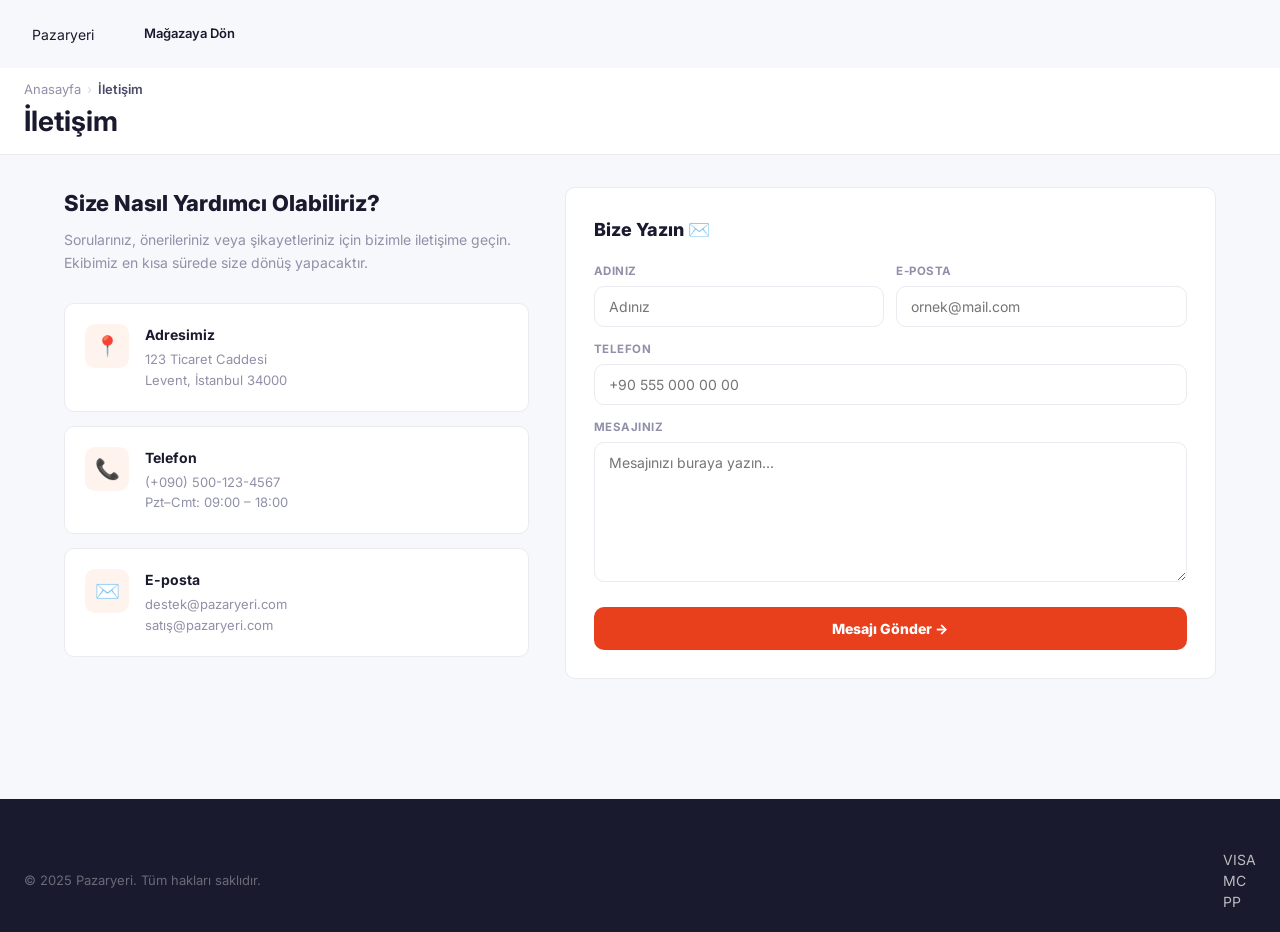
<file: contact.html>
<!DOCTYPE html>
<html lang="tr">
<head>
  <meta charset="UTF-8">
  <meta name="viewport" content="width=device-width, initial-scale=1.0">
  <title>İletişim — Pazaryeri</title>
  <link rel="stylesheet" href="css/style.css">
  <style>
    .contact-page { max-width:1200px; margin:0 auto; padding:32px 24px 60px; }
    .contact-grid { display:grid; grid-template-columns:1fr 1.4fr; gap:36px; align-items:start; }
    .contact-info { }
    .ci-title { font-size:22px; font-weight:800; margin-bottom:8px; }
    .ci-sub { font-size:14px; color:var(--text3); margin-bottom:28px; line-height:1.7; }
    .ci-card { background:var(--white); border:1px solid var(--border); border-radius:10px; padding:20px; margin-bottom:14px; display:flex; align-items:flex-start; gap:16px; }
    .ci-icon { width:44px; height:44px; background:var(--primary-light); border-radius:10px; display:flex; align-items:center; justify-content:center; font-size:20px; flex-shrink:0; }
    .ci-card h4 { font-size:14px; font-weight:700; margin-bottom:4px; }
    .ci-card p { font-size:13px; color:var(--text3); line-height:1.6; }
    .contact-form { background:var(--white); border:1px solid var(--border); border-radius:10px; padding:28px; }
    .cf-title { font-size:18px; font-weight:800; margin-bottom:20px; }
    .submit-success { background:#f0fdf4; border:1px solid #86efac; border-radius:var(--radius); padding:14px; text-align:center; font-size:14px; font-weight:600; color:#16a34a; margin-top:14px; display:none; }
    @media(max-width:768px){ .contact-grid { grid-template-columns:1fr; } }
  </style>
</head>
<body><header class="header">
  <div class="header-inner">
    <div class="logo" onclick="location.href='index.html'">Pazar<span>yeri</span></div>
    <nav class="main-nav">
      <div class="nav-item"><a href="index.html" class="nav-link">Mağaza</a></div>
      <div class="nav-item"><a href="cart.html" class="nav-link">Sepet</a></div>
      <div class="nav-item"><a href="contact.html" class="nav-link" style="color:var(--primary)">İletişim</a></div>
    </nav>
    <div class="header-right"><a href="index.html" class="btn-signin">Mağazaya Dön</a></div>
  </div>
</header>
<div class="breadcrumb-bar">
  <div class="breadcrumb-inner">
    <div class="breadcrumb"><a href="index.html">Anasayfa</a><span class="sep">›</span><span class="current">İletişim</span></div>
    <h1 class="page-title">İletişim</h1>
  </div>
</div>

<div class="contact-page">
  <div class="contact-grid">
    <div class="contact-info">
      <div class="ci-title">Size Nasıl Yardımcı Olabiliriz?</div>
      <p class="ci-sub">Sorularınız, önerileriniz veya şikayetleriniz için bizimle iletişime geçin. Ekibimiz en kısa sürede size dönüş yapacaktır.</p>
      <div class="ci-card">
        <div class="ci-icon">📍</div>
        <div><h4>Adresimiz</h4><p>123 Ticaret Caddesi<br>Levent, İstanbul 34000</p></div>
      </div>
      <div class="ci-card">
        <div class="ci-icon">📞</div>
        <div><h4>Telefon</h4><p>(+090) 500-123-4567<br>Pzt–Cmt: 09:00 – 18:00</p></div>
      </div>
      <div class="ci-card">
        <div class="ci-icon">✉️</div>
        <div><h4>E-posta</h4><p>destek@pazaryeri.com<br>satış@pazaryeri.com</p></div>
      </div>
    </div>
    <div class="contact-form">
      <div class="cf-title">Bize Yazın ✉️</div>
      <form onsubmit="sendMessage(event)">
        <div class="form-row">
          <div class="form-group"><label class="form-label">Adınız</label><input type="text" class="form-input" placeholder="Adınız" required></div>
          <div class="form-group"><label class="form-label">E-posta</label><input type="email" class="form-input" placeholder="ornek@mail.com" required></div>
        </div>
        <div class="form-group"><label class="form-label">Telefon</label><input type="tel" class="form-input" placeholder="+90 555 000 00 00"></div>
        <div class="form-group"><label class="form-label">Mesajınız</label><textarea class="form-textarea" placeholder="Mesajınızı buraya yazın..." required style="min-height:140px"></textarea></div>
        <button type="submit" class="btn-submit">Mesajı Gönder →</button>
        <div class="submit-success" id="submitSuccess">✅ Mesajınız başarıyla gönderildi! En kısa sürede dönüş yapacağız.</div>
      </form>
    </div>
  </div>
</div>

<footer class="footer">
  <div class="footer-inner">
    <div class="footer-bottom">
      <div class="footer-copyright">© 2025 Pazaryeri. Tüm hakları saklıdır.</div>
      <div class="footer-payments"><div class="payment-icon">VISA</div><div class="payment-icon">MC</div><div class="payment-icon">PP</div></div>
    </div>
  </div>
</footer>

<script>
window.sendMessage = function(e) {
  e.preventDefault();
  const btn = e.target.querySelector('.btn-submit');
  btn.textContent = 'Gönderiliyor...';
  btn.disabled = true;
  setTimeout(() => {
    document.getElementById('submitSuccess').style.display = 'block';
    btn.textContent = 'Mesajı Gönder →';
    btn.disabled = false;
    e.target.reset();
  }, 1200);
};
</script>
</body>
</html>
</file>
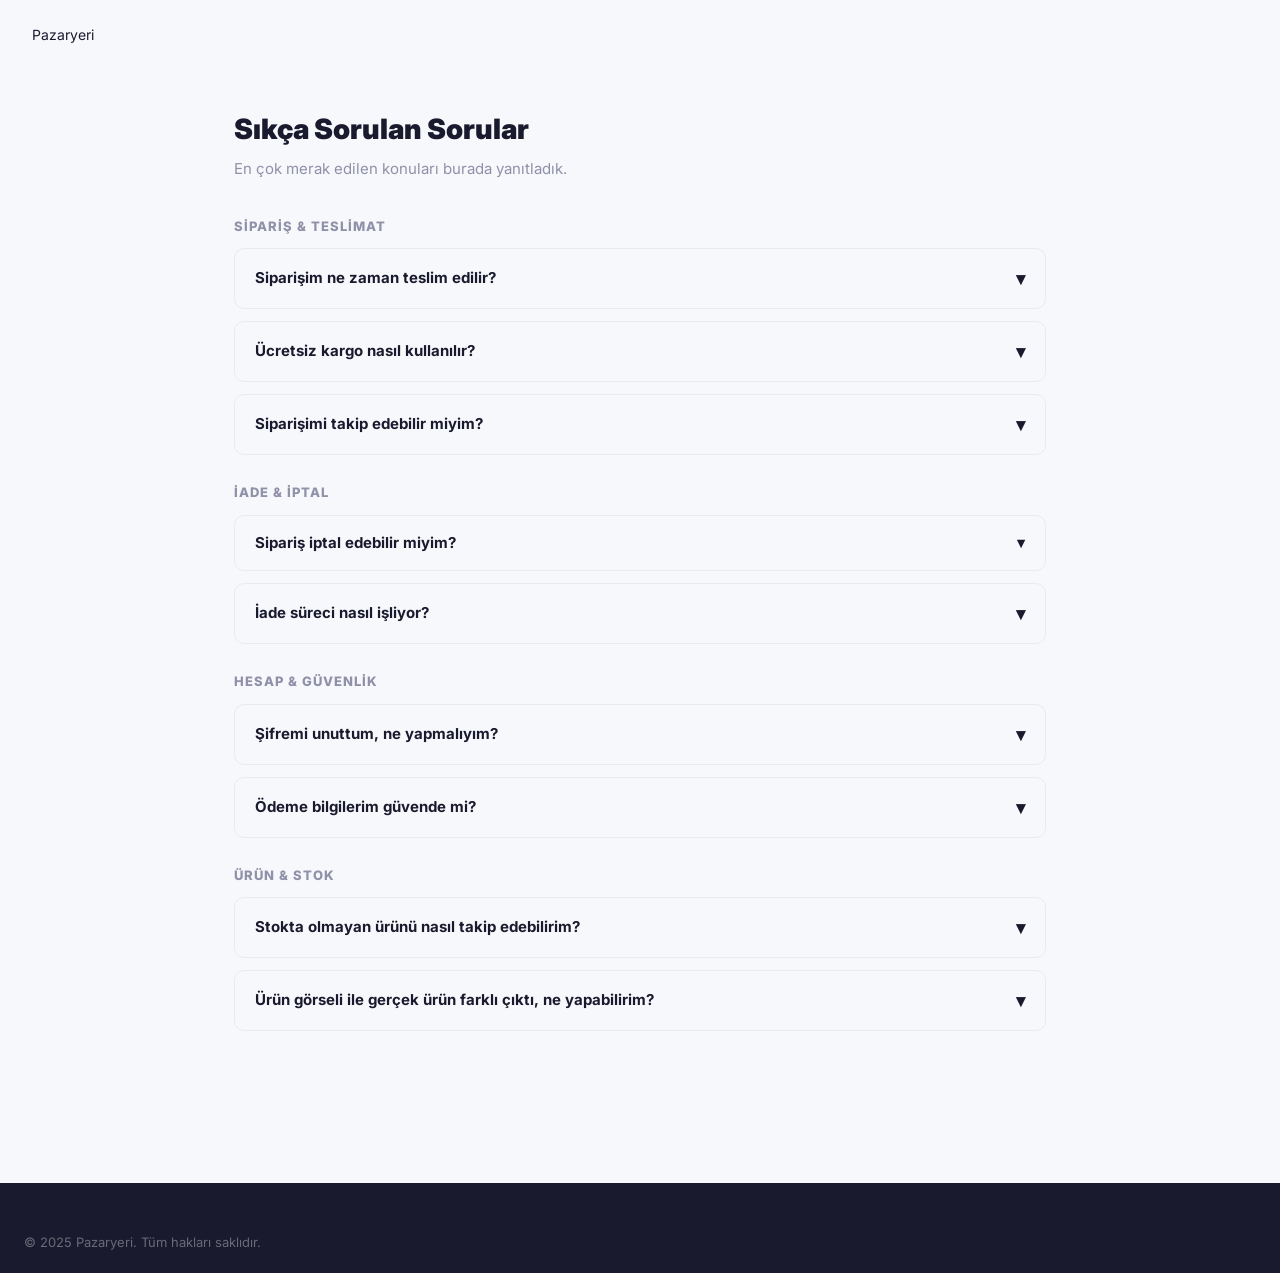
<file: faq.html>
<!DOCTYPE html>
<html lang="tr">
<head>
  <meta charset="UTF-8">
  <meta name="viewport" content="width=device-width, initial-scale=1.0">
  <title>SSS — Pazaryeri</title>
  <link rel="stylesheet" href="css/style.css">
  <style>
    .static-page { max-width:860px; margin:0 auto; padding:40px 24px 80px; }
    .static-page h1 { font-size:28px; font-weight:900; margin-bottom:8px; }
    .static-page .sp-sub { font-size:15px; color:var(--text3); margin-bottom:36px; }
    .faq-item { border:1px solid var(--border); border-radius:10px; margin-bottom:12px; overflow:hidden; }
    .faq-question {
      padding:16px 20px;
      font-size:15px;
      font-weight:700;
      color:var(--text);
      cursor:pointer;
      display:flex;
      justify-content:space-between;
      align-items:center;
      transition:background 0.15s;
    }
    .faq-question:hover { background:var(--bg); }
    .faq-question.open { background:var(--primary-light); color:var(--primary); }
    .faq-question .faq-arrow { transition:transform 0.2s; font-size:18px; }
    .faq-question.open .faq-arrow { transform:rotate(180deg); }
    .faq-answer { display:none; padding:0 20px 18px; font-size:14px; color:var(--text2); line-height:1.9; }
    .faq-answer.open { display:block; }
    .faq-cat { font-size:13px; font-weight:800; text-transform:uppercase; letter-spacing:1px; color:var(--text3); margin:28px 0 12px; }
  </style>
</head>
<body><header class="header">
  <div class="header-inner">
    <div class="logo" onclick="location.href='index.html'">Pazar<span>yeri</span></div>
    <nav class="main-nav"><div class="nav-item"><a href="index.html" class="nav-link">← Mağazaya Dön</a></div></nav>
  </div>
</header>

<div class="static-page">
  <h1>Sıkça Sorulan Sorular</h1>
  <div class="sp-sub">En çok merak edilen konuları burada yanıtladık.</div>

  <div class="faq-cat">Sipariş & Teslimat</div>

  <div class="faq-item">
    <div class="faq-question" onclick="toggleFaq(this)">Siparişim ne zaman teslim edilir? <span class="faq-arrow">▾</span></div>
    <div class="faq-answer">Siparişiniz genellikle 2-4 iş günü içinde kapınıza ulaşır. Kargo firmasına ve bulunduğunuz bölgeye göre bu süre değişebilir. Takip numaranızı e-posta ile alırsınız.</div>
  </div>
  <div class="faq-item">
    <div class="faq-question" onclick="toggleFaq(this)">Ücretsiz kargo nasıl kullanılır? <span class="faq-arrow">▾</span></div>
    <div class="faq-answer">80₺ ve üzeri tüm siparişlerde kargo ücretsizdir. Sepet tutarınız 80₺'yi geçtiğinde kargo ücreti otomatik olarak sıfırlanır.</div>
  </div>
  <div class="faq-item">
    <div class="faq-question" onclick="toggleFaq(this)">Siparişimi takip edebilir miyim? <span class="faq-arrow">▾</span></div>
    <div class="faq-answer">Evet. Siparişiniz kargoya verildikten sonra takip numarası e-postanıza gönderilir. Ayrıca hesabınızdaki "Siparişlerim" bölümünden güncel durumu görebilirsiniz.</div>
  </div>

  <div class="faq-cat">İade & İptal</div>

  <div class="faq-item">
    <div class="faq-question" onclick="toggleFaq(this)">Sipariş iptal edebilir miyim? <span class="faq:arrow">▾</span></div>
    <div class="faq-answer">Siparişiniz kargoya verilmeden önce iptal edebilirsiniz. Hesabınızdaki "Siparişlerim" bölümünden iptal talebinde bulunabilir veya müşteri hizmetlerimizle iletişime geçebilirsiniz.</div>
  </div>
  <div class="faq-item">
    <div class="faq-question" onclick="toggleFaq(this)">İade süreci nasıl işliyor? <span class="faq-arrow">▾</span></div>
    <div class="faq-answer">Teslimattan itibaren 30 gün içinde iade yapabilirsiniz. Detaylı bilgi için <a href="returns.html" style="color:var(--primary)">İade Politikamızı</a> inceleyebilirsiniz. Ürün iade edilip incelendikten sonra 3-5 iş günü içinde ödemeniz iade edilir.</div>
  </div>

  <div class="faq-cat">Hesap & Güvenlik</div>

  <div class="faq-item">
    <div class="faq-question" onclick="toggleFaq(this)">Şifremi unuttum, ne yapmalıyım? <span class="faq-arrow">▾</span></div>
    <div class="faq-answer">Giriş ekranındaki "Şifremi Unuttum" bağlantısına tıklayın. Kayıtlı e-posta adresinize sıfırlama bağlantısı gönderilecektir.</div>
  </div>
  <div class="faq-item">
    <div class="faq-question" onclick="toggleFaq(this)">Ödeme bilgilerim güvende mi? <span class="faq-arrow">▾</span></div>
    <div class="faq-answer">Evet. Tüm ödeme işlemleri SSL şifreleme ile korunur ve PCI-DSS uyumlu ödeme altyapısı üzerinden gerçekleştirilir. Kart bilgileriniz sunucularımızda saklanmaz.</div>
  </div>

  <div class="faq-cat">Ürün & Stok</div>

  <div class="faq-item">
    <div class="faq-question" onclick="toggleFaq(this)">Stokta olmayan ürünü nasıl takip edebilirim? <span class="faq-arrow">▾</span></div>
    <div class="faq-answer">Ürün sayfasında "Stok Bildirimi Al" butonuna tıklayarak ürün tekrar stoğa girdiğinde e-posta bildirimi alabilirsiniz.</div>
  </div>
  <div class="faq-item">
    <div class="faq-question" onclick="toggleFaq(this)">Ürün görseli ile gerçek ürün farklı çıktı, ne yapabilirim? <span class="faq-arrow">▾</span></div>
    <div class="faq-answer">Renk farklılıkları ekran kalibrasyonundan kaynaklanabilir. Ürün gerçekten hatalı ise 48 saat içinde <a href="contact.html" style="color:var(--primary)">müşteri hizmetlerimizle</a> iletişime geçin, ücretsiz değişim veya iade sağlarız.</div>
  </div>
</div>

<footer class="footer"><div class="footer-inner"><div class="footer-bottom"><div class="footer-copyright">© 2025 Pazaryeri. Tüm hakları saklıdır.</div></div></div></footer>

<script>
function toggleFaq(el) {
  const answer = el.nextElementSibling;
  const isOpen = el.classList.contains('open');
  document.querySelectorAll('.faq-question').forEach(q => { q.classList.remove('open'); q.nextElementSibling.classList.remove('open'); });
  if (!isOpen) { el.classList.add('open'); answer.classList.add('open'); }
}
</script>
</body>
</html>
</file>
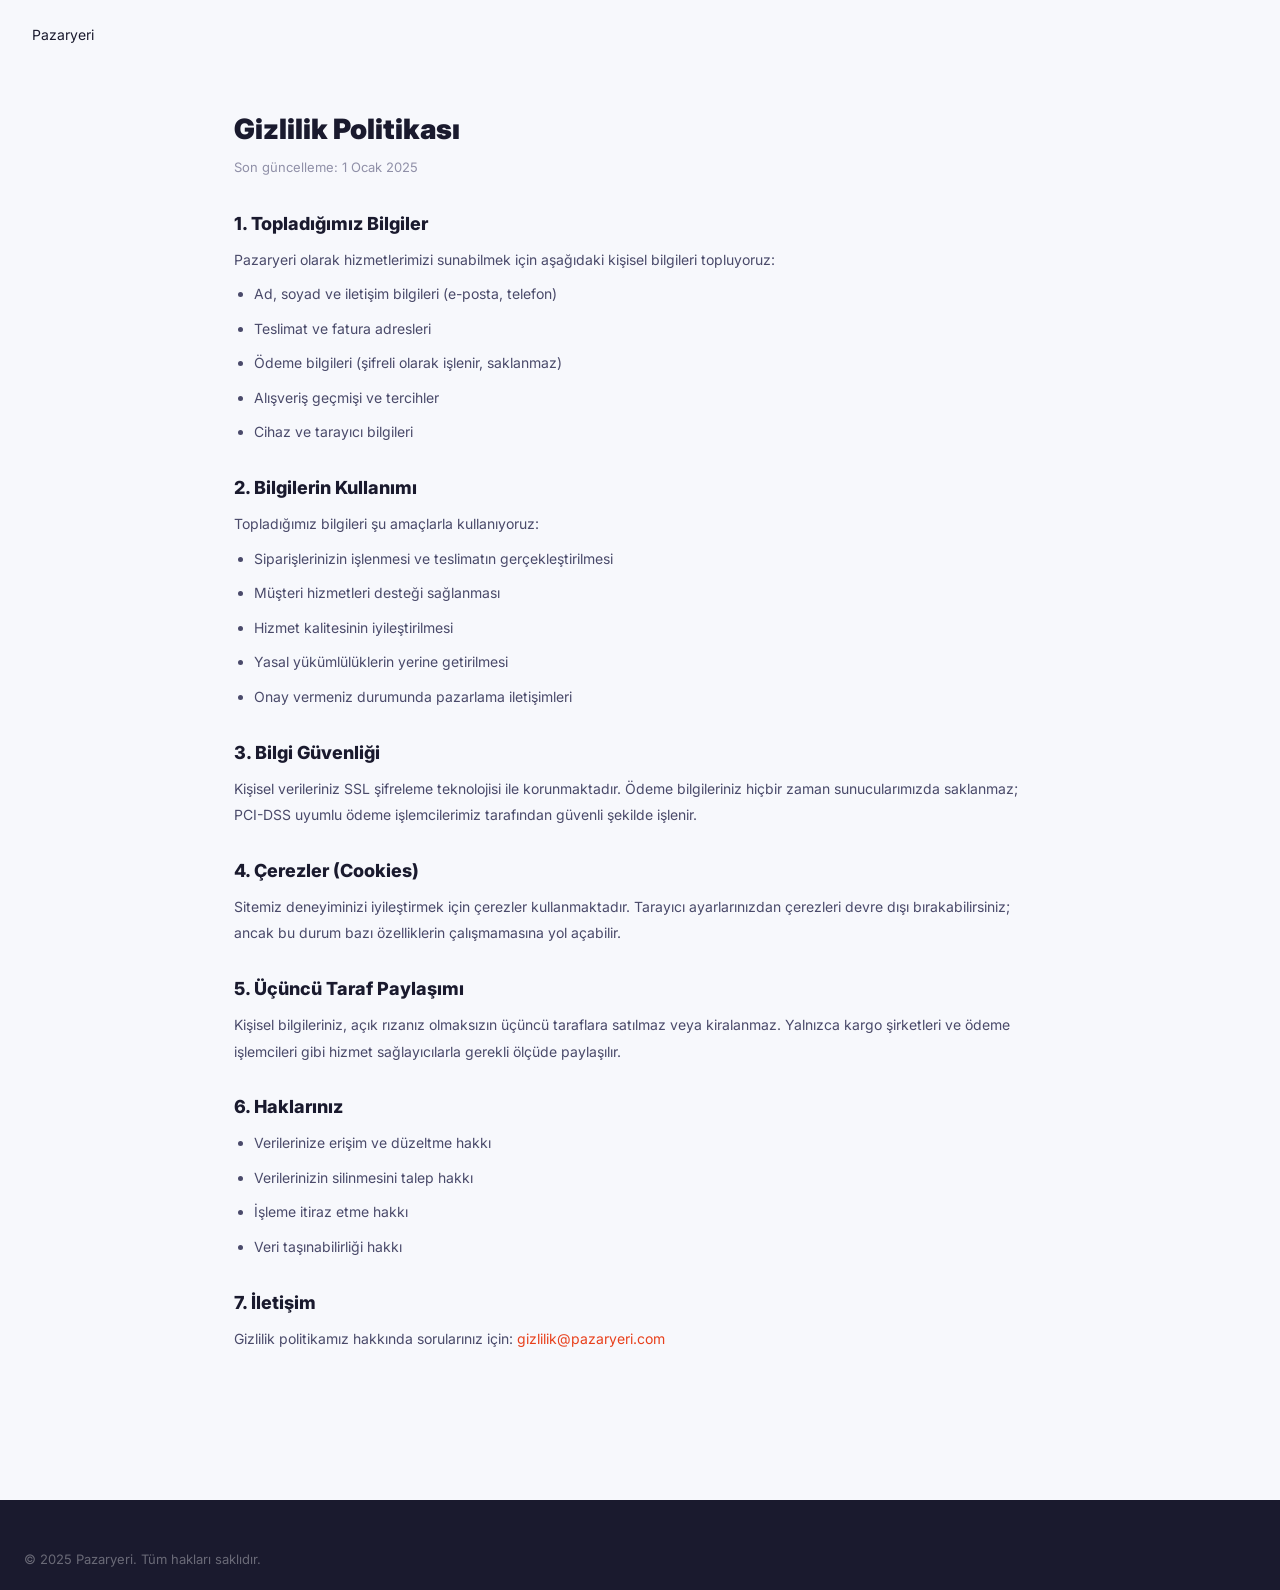
<file: privacy.html>
<!DOCTYPE html>
<html lang="tr">
<head>
  <meta charset="UTF-8">
  <meta name="viewport" content="width=device-width, initial-scale=1.0">
  <title>Gizlilik Politikası — Pazaryeri</title>
  <link rel="stylesheet" href="css/style.css">
  <style>
    .static-page { max-width:860px; margin:0 auto; padding:40px 24px 80px; }
    .static-page h1 { font-size:28px; font-weight:900; margin-bottom:8px; }
    .static-page .sp-date { font-size:13px; color:var(--text3); margin-bottom:32px; }
    .static-page h2 { font-size:18px; font-weight:800; margin:28px 0 10px; color:var(--text); }
    .static-page p, .static-page li { font-size:14px; color:var(--text2); line-height:1.9; margin-bottom:8px; }
    .static-page ul { padding-left:20px; }
    .static-page ul li { list-style:disc; }
  </style>
</head>
<body><header class="header">
  <div class="header-inner">
    <div class="logo" onclick="location.href='index.html'">Pazar<span>yeri</span></div>
    <nav class="main-nav"><div class="nav-item"><a href="index.html" class="nav-link">← Mağazaya Dön</a></div></nav>
  </div>
</header>

<div class="static-page">
  <h1>Gizlilik Politikası</h1>
  <div class="sp-date">Son güncelleme: 1 Ocak 2025</div>

  <h2>1. Topladığımız Bilgiler</h2>
  <p>Pazaryeri olarak hizmetlerimizi sunabilmek için aşağıdaki kişisel bilgileri topluyoruz:</p>
  <ul>
    <li>Ad, soyad ve iletişim bilgileri (e-posta, telefon)</li>
    <li>Teslimat ve fatura adresleri</li>
    <li>Ödeme bilgileri (şifreli olarak işlenir, saklanmaz)</li>
    <li>Alışveriş geçmişi ve tercihler</li>
    <li>Cihaz ve tarayıcı bilgileri</li>
  </ul>

  <h2>2. Bilgilerin Kullanımı</h2>
  <p>Topladığımız bilgileri şu amaçlarla kullanıyoruz:</p>
  <ul>
    <li>Siparişlerinizin işlenmesi ve teslimatın gerçekleştirilmesi</li>
    <li>Müşteri hizmetleri desteği sağlanması</li>
    <li>Hizmet kalitesinin iyileştirilmesi</li>
    <li>Yasal yükümlülüklerin yerine getirilmesi</li>
    <li>Onay vermeniz durumunda pazarlama iletişimleri</li>
  </ul>

  <h2>3. Bilgi Güvenliği</h2>
  <p>Kişisel verileriniz SSL şifreleme teknolojisi ile korunmaktadır. Ödeme bilgileriniz hiçbir zaman sunucularımızda saklanmaz; PCI-DSS uyumlu ödeme işlemcilerimiz tarafından güvenli şekilde işlenir.</p>

  <h2>4. Çerezler (Cookies)</h2>
  <p>Sitemiz deneyiminizi iyileştirmek için çerezler kullanmaktadır. Tarayıcı ayarlarınızdan çerezleri devre dışı bırakabilirsiniz; ancak bu durum bazı özelliklerin çalışmamasına yol açabilir.</p>

  <h2>5. Üçüncü Taraf Paylaşımı</h2>
  <p>Kişisel bilgileriniz, açık rızanız olmaksızın üçüncü taraflara satılmaz veya kiralanmaz. Yalnızca kargo şirketleri ve ödeme işlemcileri gibi hizmet sağlayıcılarla gerekli ölçüde paylaşılır.</p>

  <h2>6. Haklarınız</h2>
  <ul>
    <li>Verilerinize erişim ve düzeltme hakkı</li>
    <li>Verilerinizin silinmesini talep hakkı</li>
    <li>İşleme itiraz etme hakkı</li>
    <li>Veri taşınabilirliği hakkı</li>
  </ul>

  <h2>7. İletişim</h2>
  <p>Gizlilik politikamız hakkında sorularınız için: <a href="mailto:gizlilik@pazaryeri.com" style="color:var(--primary)">gizlilik@pazaryeri.com</a></p>
</div>

<footer class="footer"><div class="footer-inner"><div class="footer-bottom"><div class="footer-copyright">© 2025 Pazaryeri. Tüm hakları saklıdır.</div></div></div></footer>
</body>
</html>
</file>
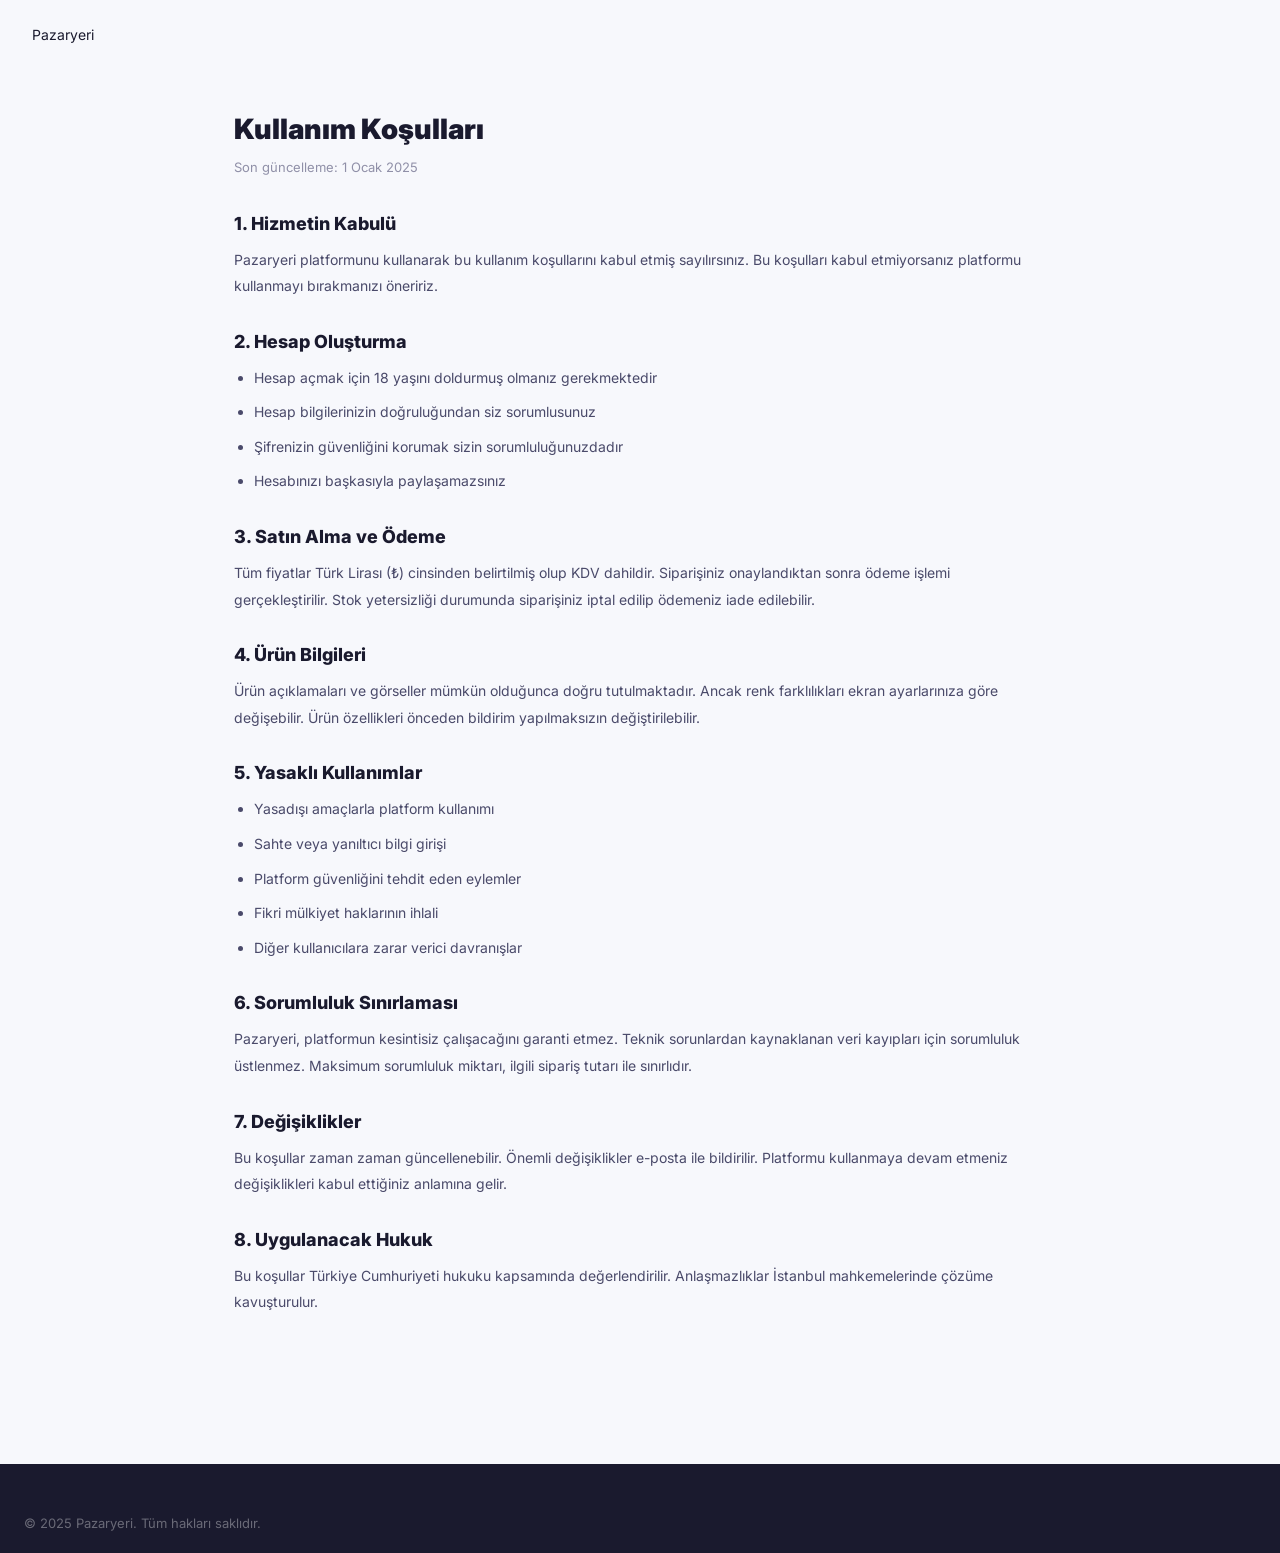
<file: terms.html>
<!DOCTYPE html>
<html lang="tr">
<head>
  <meta charset="UTF-8">
  <meta name="viewport" content="width=device-width, initial-scale=1.0">
  <title>Kullanım Koşulları — Pazaryeri</title>
  <link rel="stylesheet" href="css/style.css">
  <style>
    .static-page { max-width:860px; margin:0 auto; padding:40px 24px 80px; }
    .static-page h1 { font-size:28px; font-weight:900; margin-bottom:8px; }
    .static-page .sp-date { font-size:13px; color:var(--text3); margin-bottom:32px; }
    .static-page h2 { font-size:18px; font-weight:800; margin:28px 0 10px; }
    .static-page p, .static-page li { font-size:14px; color:var(--text2); line-height:1.9; margin-bottom:8px; }
    .static-page ul { padding-left:20px; }
    .static-page ul li { list-style:disc; }
  </style>
</head>
<body><header class="header">
  <div class="header-inner">
    <div class="logo" onclick="location.href='index.html'">Pazar<span>yeri</span></div>
    <nav class="main-nav"><div class="nav-item"><a href="index.html" class="nav-link">← Mağazaya Dön</a></div></nav>
  </div>
</header>

<div class="static-page">
  <h1>Kullanım Koşulları</h1>
  <div class="sp-date">Son güncelleme: 1 Ocak 2025</div>

  <h2>1. Hizmetin Kabulü</h2>
  <p>Pazaryeri platformunu kullanarak bu kullanım koşullarını kabul etmiş sayılırsınız. Bu koşulları kabul etmiyorsanız platformu kullanmayı bırakmanızı öneririz.</p>

  <h2>2. Hesap Oluşturma</h2>
  <ul>
    <li>Hesap açmak için 18 yaşını doldurmuş olmanız gerekmektedir</li>
    <li>Hesap bilgilerinizin doğruluğundan siz sorumlusunuz</li>
    <li>Şifrenizin güvenliğini korumak sizin sorumluluğunuzdadır</li>
    <li>Hesabınızı başkasıyla paylaşamazsınız</li>
  </ul>

  <h2>3. Satın Alma ve Ödeme</h2>
  <p>Tüm fiyatlar Türk Lirası (₺) cinsinden belirtilmiş olup KDV dahildir. Siparişiniz onaylandıktan sonra ödeme işlemi gerçekleştirilir. Stok yetersizliği durumunda siparişiniz iptal edilip ödemeniz iade edilebilir.</p>

  <h2>4. Ürün Bilgileri</h2>
  <p>Ürün açıklamaları ve görseller mümkün olduğunca doğru tutulmaktadır. Ancak renk farklılıkları ekran ayarlarınıza göre değişebilir. Ürün özellikleri önceden bildirim yapılmaksızın değiştirilebilir.</p>

  <h2>5. Yasaklı Kullanımlar</h2>
  <ul>
    <li>Yasadışı amaçlarla platform kullanımı</li>
    <li>Sahte veya yanıltıcı bilgi girişi</li>
    <li>Platform güvenliğini tehdit eden eylemler</li>
    <li>Fikri mülkiyet haklarının ihlali</li>
    <li>Diğer kullanıcılara zarar verici davranışlar</li>
  </ul>

  <h2>6. Sorumluluk Sınırlaması</h2>
  <p>Pazaryeri, platformun kesintisiz çalışacağını garanti etmez. Teknik sorunlardan kaynaklanan veri kayıpları için sorumluluk üstlenmez. Maksimum sorumluluk miktarı, ilgili sipariş tutarı ile sınırlıdır.</p>

  <h2>7. Değişiklikler</h2>
  <p>Bu koşullar zaman zaman güncellenebilir. Önemli değişiklikler e-posta ile bildirilir. Platformu kullanmaya devam etmeniz değişiklikleri kabul ettiğiniz anlamına gelir.</p>

  <h2>8. Uygulanacak Hukuk</h2>
  <p>Bu koşullar Türkiye Cumhuriyeti hukuku kapsamında değerlendirilir. Anlaşmazlıklar İstanbul mahkemelerinde çözüme kavuşturulur.</p>
</div>

<footer class="footer"><div class="footer-inner"><div class="footer-bottom"><div class="footer-copyright">© 2025 Pazaryeri. Tüm hakları saklıdır.</div></div></div></footer>
</body>
</html>
</file>
<file: css/style.css>
@import url('https://fonts.googleapis.com/css2?family=Inter:wght@300;400;500;600;700;800;900&family=Nunito:wght@700;800;900&display=swap');

/* ══════════════════════════════════════
   CSS VARIABLES
══════════════════════════════════════ */
:root {
  --primary: #E8401C;
  --primary-dark: #C93210;
  --primary-light: #FFF3EE;
  --secondary: #1A1A2E;
  --accent: #16213E;
  --text: #1a1a2e;
  --text2: #4a4a6a;
  --text3: #9090a8;
  --bg: #F7F8FC;
  --bg2: #EEEEF8;
  --white: #ffffff;
  --border: #EAEAF0;
  --border2: #d8d8e8;
  --success: #22C55E;
  --warning: #F59E0B;
  --info: #3B82F6;
  --radius: 10px;
  --radius-lg: 16px;
  --shadow: 0 2px 10px rgba(26,26,46,0.06);
  --shadow2: 0 8px 32px rgba(26,26,46,0.10);
  --shadow3: 0 20px 60px rgba(26,26,46,0.14);
  --transition: 0.2s ease;
  --header-h: 68px;
}

/* ══════════════════════════════════════
   RESET & BASE
══════════════════════════════════════ */
*, *::before, *::after { box-sizing: border-box; margin: 0; padding: 0; }
html { scroll-behavior: smooth; }
body { overflow-x: hidden; }
body {
  font-family: 'Inter', -apple-system, BlinkMacSystemFont, sans-serif;
  font-size: 14px;
  color: var(--text);
  background: var(--bg);
  line-height: 1.5;
}
a { text-decoration: none; color: inherit; transition: color var(--transition); }
img { max-width: 100%; display: block; }
ul { list-style: none; }
button { cursor: pointer; border: none; background: none; font-family: inherit; }
input, select, textarea { font-family: inherit; outline: none; }

::-webkit-scrollbar { width: 5px; height: 5px; }
::-webkit-scrollbar-track { background: #f1f1f1; }
::-webkit-scrollbar-thumb { background: #ccc; border-radius: 10px; }
::-webkit-scrollbar-thumb:hover { background: #aaa; }

   HEADER — beyaz zemin, turuncu logo (Preloved tarzı)
══════════════════════════════════════ */

/* HEADER */
.header {
  background: #fff;
  position: relative;
  width: 100%;
  border-bottom: 1px solid #d1d5db;
  z-index: 500;
}
#siteHeader {
  position: sticky;
  top: 0;
  z-index: 500;
  width: 100%;
  background: #fff;
}
.header-inner {
  width: 100%; padding: 0 32px;
  height: 68px;
  display: flex; align-items: center; gap: 20px;
}

/* LOGO */
.logo-wrap {
  flex-shrink: 0; display: flex; align-items: center;
  gap: 10px; text-decoration: none; cursor: pointer;
}
.logo-icon {
  width: 42px; height: 42px; background: var(--primary);
  border-radius: 9px; display: flex; align-items: center; justify-content: center;
  flex-shrink: 0;
}
.logo-icon svg { width: 22px; height: 22px; color: #fff; }
.logo-text {
  font-family: 'Nunito', 'Inter', sans-serif;
  font-size: 25px; font-weight: 900; color: var(--primary);
  letter-spacing: -0.5px; line-height: 1;
}
.logo-text span { color: #1a1a2e; }
.logo-tagline { display: none; }

/* SEARCH — tam uzayan, ince siyah border */
.search-wrap { position: relative; flex: 1; }
.header-search {
  display: flex; align-items: center;
  border: 1.5px solid #374151; border-radius: 50px;
  background: #fff; overflow: hidden;
  transition: border-color 0.15s;
}
.header-search:focus-within { border-color: var(--primary); background: #fff; }
.header-search input {
  flex: 1; padding: 7px 16px;
  background: transparent; color: #1a1a2e;
  font-size: 14px; font-weight: 400;
  border: none; outline: none;
}
.header-search input::placeholder { color: #9ca3af; }
.header-search button {
  flex-shrink: 0; width: 32px; height: 32px;
  background: var(--primary); border: none; border-radius: 50%;
  margin: 3px; display: flex; align-items: center; justify-content: center;
  color: #fff; cursor: pointer; transition: background 0.15s;
}
.header-search button:hover { background: var(--primary-dark); }
.header-search button svg { width: 14px; height: 14px; }

/* HEADER RIGHT — sağa yapış */
.header-right {
  display: flex; align-items: center; gap: 6px;
  flex-shrink: 0; margin-left: 16px;
}
.btn-login {
  padding: 8px 14px; background: transparent; color: #1a1a2e;
  font-size: 13px; font-weight: 600; border: none;
  border-radius: 6px; cursor: pointer; white-space: nowrap;
  transition: color 0.15s;
}
.btn-login:hover { color: var(--primary); }
.btn-join {
  padding: 8px 14px; background: transparent; color: #374151;
  font-size: 13px; font-weight: 600;
  border: 1.5px solid #d1d5db; border-radius: 6px;
  cursor: pointer; white-space: nowrap; transition: all 0.15s;
}
.btn-join:hover { border-color: var(--primary); color: var(--primary); }
.btn-add-listing {
  display: flex; align-items: center; gap: 6px;
  padding: 9px 18px; background: var(--primary); color: #fff;
  border-radius: 50px; font-size: 13px; font-weight: 700;
  white-space: nowrap; border: none; cursor: pointer; transition: all 0.15s;
}
.btn-add-listing:hover { background: var(--primary-dark); }
.btn-add-listing svg { width: 13px; height: 13px; }
.icon-btn-top, .icon-btn {
  width: 34px; height: 34px; border-radius: 50%;
  background: #f3f4f6; display: flex; align-items: center; justify-content: center;
  color: #374151; transition: background 0.15s; cursor: pointer;
  border: none; font-size: 15px; position: relative; text-decoration: none;
  flex-shrink: 0;
}
.icon-btn-top:hover, .icon-btn:hover { background: #e5e7eb; }
.icon-btn svg, .icon-btn-top svg { width: 17px; height: 17px; }
.icon-badge {
  position: absolute; top: -3px; right: -3px;
  background: var(--primary); color: #fff; font-size: 9px; font-weight: 800;
  min-width: 15px; height: 15px; border-radius: 10px;
  display: flex; align-items: center; justify-content: center; padding: 0 3px;
}
.btn-signin { padding: 8px 14px; background: transparent; color: #1a1a2e; font-size: 13px; font-weight: 600; border: none; cursor: pointer; }
.btn-signin:hover { color: var(--primary); }
.user-avatar-btn {
  display: flex; align-items: center; gap: 8px;
  padding: 4px 12px 4px 4px; border-radius: 50px; cursor: pointer;
  background: #f3f4f6; border: 1px solid #e5e7eb; transition: background 0.15s;
}
.user-avatar-btn:hover { background: #e5e7eb; }
.user-avatar { width: 28px; height: 28px; background: var(--primary); border-radius: 50%; display: flex; align-items: center; justify-content: center; font-size: 11px; font-weight: 800; color: #fff; }
.user-avatar-btn span { font-size: 12px; font-weight: 600; color: #1a1a2e; }
.user-menu-wrap { position: relative; }
.user-menu-dropdown { position: absolute; top: calc(100% + 8px); right: 0; background: #fff; border: 1px solid #e5e7eb; border-radius: 12px; box-shadow: 0 10px 40px rgba(0,0,0,0.12); min-width: 220px; opacity: 0; visibility: hidden; transform: translateY(-4px); transition: all 0.15s; overflow: hidden; z-index: 800; }
.user-menu-wrap:hover .user-menu-dropdown { opacity: 1; visibility: visible; transform: translateY(0); }
.um-header { padding: 14px 16px; background: var(--primary-light); border-bottom: 1px solid #f3e8e5; }
.um-name { font-size: 13px; font-weight: 700; color: #1a1a2e; }
.um-email { font-size: 11px; color: #6b7280; margin-top: 2px; }
.user-menu-dropdown a { display: flex; align-items: center; gap: 10px; padding: 10px 16px; font-size: 13px; font-weight: 500; color: #374151; transition: background 0.12s; }
.user-menu-dropdown a:hover { background: #f9fafb; color: #1a1a2e; }
.um-divider { height: 1px; background: #f3f4f6; margin: 4px 0; border: none; }
.mobile-menu-btn {
  display: none; flex-direction: column; gap: 4px;
  padding: 8px; border-radius: 6px; background: #f3f4f6;
  border: none; cursor: pointer; flex-shrink: 0;
}
.mobile-menu-btn span { display: block; width: 18px; height: 2px; background: #374151; border-radius: 2px; }
.main-nav { display: none !important; }
.mega-dropdown { display: none !important; }

/* ══════════════════════════════════════
   KATEGORİ NAV — Preloved tarzı tam genişlik yatay bar
══════════════════════════════════════ */
.cat-nav-bar {
  background: #fff;
  border-top: 1px solid #d1d5db;
  border-bottom: 1px solid #d1d5db;
  position: relative;
  width: 100%;
  z-index: 490;
  display: flex;
  align-items: stretch;
}
.cat-nav-arrow {
  display: none;
  align-items: center;
  justify-content: center;
  width: 32px;
  flex-shrink: 0;
  background: #fff;
  border: none;
  font-size: 22px;
  color: #6b7280;
  cursor: pointer;
  z-index: 2;
  transition: color 0.15s, background 0.15s;
}
.cat-nav-arrow:hover { color: #e84118; background: #fff8f6; }
.cat-nav-arrow-left { border-right: 1px solid #e5e7eb; }
.cat-nav-arrow-right { border-left: 1px solid #e5e7eb; }
.cat-nav-inner {
  width: 100%; padding: 0 20px;
  display: flex; align-items: stretch;
  overflow-x: auto; overflow-y: visible;
  position: static; flex-wrap: nowrap;
  scrollbar-width: none; -ms-overflow-style: none;
  /* overflow-x:auto forcer tarayıcı overflow-y:auto yapar, bu dropdown'u keser.
     Bu yüzden cat-nav-item position:static, cat-sub-menu position fixed ile çözüyoruz */
}
.cat-nav-inner::-webkit-scrollbar { display: none; }
.cat-nav-item {
  display: flex; align-items: center; gap: 4px;
  padding: 0 18px; height: 46px;
  font-size: 14px; font-weight: 500; color: #1a1a2e;
  cursor: pointer; white-space: nowrap; flex-shrink: 0;
  position: relative; transition: color 0.15s;
  border-bottom: 3px solid transparent; margin-bottom: -1px;
}
.cat-nav-item:hover { color: var(--primary); border-bottom-color: var(--primary); }
.cat-nav-item.active { color: var(--primary); border-bottom-color: var(--primary); font-weight: 700; }
.cat-nav-item > svg { opacity: 0.4; flex-shrink: 0; transition: transform 0.15s; }
.cat-has-sub:hover > svg { opacity: 0.7; transform: rotate(180deg); }

/* Dropdown menü */
.cat-sub-menu {
  position: fixed; top: auto; left: auto;
  background: #fff; border: 1px solid #e5e7eb;
  box-shadow: 0 12px 40px rgba(0,0,0,0.13);
  width: 660px;
  opacity: 0; visibility: hidden;
  transform: translateY(-6px); pointer-events: none;
  transition: opacity 0.18s, transform 0.18s, visibility 0s linear 0.18s;
  z-index: 9999; border-radius: 0 0 14px 14px;
}
.cat-sub-menu.csm-right { left: auto; right: 0; }
.cat-sub-menu.is-open {
  opacity: 1; visibility: visible; transform: translateY(0);
  pointer-events: auto;
  transition: opacity 0.15s, transform 0.15s, visibility 0s;
}
/* Sabit 3 sütun grid — her kategoride aynı boyut */
.csm-inner {
  display: grid;
  grid-template-columns: 1fr 1fr 1fr;
  padding: 20px 24px 16px;
  gap: 0;
  min-height: 220px;
}
.csm-col { display: flex; flex-direction: column; gap: 0; padding: 0 8px; }
.csm-col + .csm-col { border-left: 1px solid #f3f4f6; }
.csm-title {
  font-size: 10px; font-weight: 800; text-transform: uppercase;
  letter-spacing: 1px; color: #9ca3af; margin-bottom: 8px; padding: 0 4px;
}
.csm-col a {
  display: block; padding: 5px 4px; border-radius: 5px;
  font-size: 13.5px; font-weight: 400; color: #374151;
  cursor: pointer; transition: color 0.1s, background 0.1s; white-space: nowrap;
  overflow: hidden; text-overflow: ellipsis;
}
.csm-col a:hover { color: var(--primary); background: #fff8f6; }
.csm-col a.csm-more { color: var(--primary); font-weight: 600; font-size: 12.5px; margin-top: 2px; }
.csm-col a.csm-more:hover { text-decoration: underline; background: none; }
.csm-brands {
  padding: 10px 24px 14px; border-top: 1px solid #f3f4f6;
  display: flex; flex-wrap: wrap; align-items: center; gap: 4px 0;
}
.csm-brands-title {
  font-size: 10px; font-weight: 800; text-transform: uppercase;
  letter-spacing: 1px; color: #9ca3af; width: 100%; margin-bottom: 6px;
}
.csm-brands a {
  font-size: 12.5px; color: #374151; cursor: pointer; padding: 2px 10px 2px 0;
  transition: color 0.1s;
}
.csm-brands a:hover { color: var(--primary); }
.cat-bar { display: none !important; }
.cat-pill { display: none !important; }



/* ══════════════════════════════════════
   HERO BANNER
══════════════════════════════════════ */
.hero-section {
  background: linear-gradient(135deg, #f8f9ff 0%, #eef1ff 100%);
  padding: 40px 0;
  position: relative;
  overflow: hidden;
  border-bottom: 1px solid var(--border);
}
.hero-section::before {
  content: '';
  position: absolute;
  width: 500px;
  height: 500px;
  background: var(--primary);
  border-radius: 50%;
  top: -200px;
  right: -100px;
  opacity: 0.05;
}
.hero-section::after {
  content: '';
  position: absolute;
  width: 300px;
  height: 300px;
  background: var(--info);
  border-radius: 50%;
  bottom: -150px;
  left: -50px;
  opacity: 0.04;
}
.hero-inner {
  max-width: 1280px;
  margin: 0 auto;
  padding: 0 24px;
  position: relative;
  z-index: 1;
}
.hero-grid {
  display: grid;
  grid-template-columns: 1fr 340px;
  gap: 24px;
  align-items: center;
}
.hero-badge {
  display: inline-flex;
  align-items: center;
  gap: 6px;
  background: var(--primary-light);
  color: var(--primary);
  padding: 5px 12px;
  border-radius: 20px;
  font-size: 11.5px;
  font-weight: 700;
  text-transform: uppercase;
  letter-spacing: 0.5px;
  margin-bottom: 14px;
}
.hero-title {
  font-size: 38px;
  font-weight: 900;
  color: var(--text);
  line-height: 1.15;
  margin-bottom: 12px;
  letter-spacing: -1px;
}
.hero-title span { color: var(--primary); }
.hero-sub {
  font-size: 15px;
  color: var(--text2);
  margin-bottom: 28px;
  line-height: 1.6;
}
.hero-cta {
  display: flex;
  gap: 12px;
  flex-wrap: wrap;
}
.btn-hero-primary {
  display: inline-flex;
  align-items: center;
  gap: 8px;
  padding: 14px 28px;
  background: var(--primary);
  color: white;
  border-radius: var(--radius);
  font-size: 15px;
  font-weight: 700;
  transition: all var(--transition);
}
.btn-hero-primary:hover { background: var(--primary-dark); transform: translateY(-2px); box-shadow: 0 8px 20px rgba(255,90,31,0.35); }
.btn-hero-secondary {
  display: inline-flex;
  align-items: center;
  gap: 8px;
  padding: 14px 28px;
  background: var(--white);
  color: var(--text);
  border-radius: var(--radius);
  font-size: 15px;
  font-weight: 600;
  border: 1.5px solid var(--border2);
  transition: all var(--transition);
}
.btn-hero-secondary:hover { background: var(--bg); border-color: var(--primary); color: var(--primary); }
.hero-stats {
  display: flex;
  gap: 24px;
  margin-top: 28px;
}
.hero-stat {
  text-align: left;
}
.hs-num {
  font-size: 24px;
  font-weight: 900;
  color: var(--primary);
  line-height: 1;
}
.hs-label {
  font-size: 12px;
  color: var(--text3);
  margin-top: 3px;
}

.hero-card {
  background: var(--white);
  border: 1.5px solid var(--border);
  border-radius: var(--radius-lg);
  padding: 20px;
  backdrop-filter: blur(10px);
}
.hero-card-title {
  font-size: 13px;
  font-weight: 700;
  color: var(--text3);
  text-transform: uppercase;
  letter-spacing: 0.5px;
  margin-bottom: 14px;
}
.hero-quick-cats {
  display: grid;
  grid-template-columns: 1fr 1fr;
  gap: 8px;
}
.hqc-item {
  display: flex;
  flex-direction: column;
  align-items: center;
  gap: 6px;
  padding: 12px 8px;
  background: var(--bg);
  border-radius: 10px;
  cursor: pointer;
  transition: all 0.15s;
  text-align: center;
  border: 1px solid var(--border);
}
.hqc-item:hover {
  background: rgba(255,90,31,0.15);
  border-color: rgba(255,90,31,0.3);
}
.hqc-emoji { font-size: 24px; }
.hqc-label {
  font-size: 11px;
  font-weight: 600;
  color: var(--text2);
  line-height: 1.2;
}

/* ══════════════════════════════════════
   MAIN LAYOUT
══════════════════════════════════════ */
.main-wrap {
  max-width: 1280px;
  margin: 0 auto;
  padding: 28px 24px 60px;
}

/* ══════════════════════════════════════
   SECTION TITLE
══════════════════════════════════════ */
.section-head {
  display: flex;
  align-items: center;
  justify-content: space-between;
  margin-bottom: 18px;
}
.section-title {
  font-size: 20px;
  font-weight: 800;
  color: var(--text);
  display: flex;
  align-items: center;
  gap: 8px;
}
.section-title .st-emoji { font-size: 22px; }
.section-link {
  font-size: 13px;
  font-weight: 600;
  color: var(--primary);
  display: flex;
  align-items: center;
  gap: 4px;
  transition: gap var(--transition);
}
.section-link:hover { gap: 7px; }

/* ══════════════════════════════════════
   TOOLBAR
══════════════════════════════════════ */
.shop-toolbar {
  display: flex;
  align-items: center;
  justify-content: space-between;
  margin-bottom: 18px;
  gap: 12px;
  flex-wrap: wrap;
}
.toolbar-left {
  font-size: 13.5px;
  color: var(--text3);
}
.toolbar-left strong { color: var(--text); font-weight: 700; }
.toolbar-right {
  display: flex;
  align-items: center;
  gap: 10px;
}
.sort-tabs {
  display: flex;
  gap: 4px;
  background: var(--white);
  padding: 4px;
  border-radius: 10px;
  border: 1px solid var(--border);
}
.sort-tab {
  padding: 5px 12px;
  border-radius: 7px;
  font-size: 12.5px;
  font-weight: 600;
  color: var(--text3);
  transition: all 0.15s;
  white-space: nowrap;
}
.sort-tab:hover { color: var(--text); }
.sort-tab.active {
  background: var(--primary);
  color: white;
}
.view-btns {
  display: flex;
  gap: 3px;
  background: var(--white);
  padding: 4px;
  border-radius: 10px;
  border: 1px solid var(--border);
}
.view-btn {
  width: 30px;
  height: 30px;
  border-radius: 7px;
  display: flex;
  align-items: center;
  justify-content: center;
  color: var(--text3);
  transition: all 0.15s;
}
.view-btn svg { width: 15px; height: 15px; }
.view-btn:hover { color: var(--text); background: var(--bg); }
.view-btn.active { background: var(--primary); color: white; }

/* ══════════════════════════════════════
   LISTING CARDS
══════════════════════════════════════ */
.listing-grid {
  display: grid;
  grid-template-columns: repeat(4, 1fr);
  gap: 16px;
}
.listing-grid.list-view {
  grid-template-columns: 1fr;
}

.listing-card {
  background: var(--white);
  border-radius: var(--radius-lg);
  border: 1px solid var(--border);
  overflow: hidden;
  transition: all 0.22s ease;
  position: relative;
  animation: cardIn 0.3s ease both;
}
.listing-card:hover {
  transform: translateY(-3px);
  box-shadow: var(--shadow2);
  border-color: var(--border2);
}
.listing-card.list-view {
  display: grid;
  grid-template-columns: 200px 1fr;
}

.lc-img-wrap {
  position: relative;
  overflow: hidden;
  height: 200px;
  background: var(--bg);
}
.listing-card.list-view .lc-img-wrap {
  height: 100%;
  min-height: 160px;
}
.lc-img-wrap img {
  width: 100%;
  height: 100%;
  object-fit: cover;
  transition: transform 0.4s ease;
}
.listing-card:hover .lc-img-wrap img { transform: scale(1.04); }

.lc-badges {
  position: absolute;
  top: 10px;
  left: 10px;
  display: flex;
  flex-direction: column;
  gap: 5px;
}
.badge {
  padding: 3px 10px;
  border-radius: 20px;
  font-size: 10.5px;
  font-weight: 700;
  letter-spacing: 0.3px;
  display: inline-flex;
  align-items: center;
  gap: 4px;
}
.badge-new { background: #22c55e; color: white; }
.badge-used { background: #f59e0b; color: white; }
.badge-sale { background: var(--primary); color: white; }
.badge-featured { background: var(--secondary); color: white; }

.lc-wish {
  position: absolute;
  top: 10px;
  right: 10px;
  width: 34px;
  height: 34px;
  background: white;
  border-radius: 50%;
  display: flex;
  align-items: center;
  justify-content: center;
  box-shadow: var(--shadow);
  transition: all 0.15s;
  color: var(--text3);
}
.lc-wish:hover, .lc-wish.active { color: var(--primary); }
.lc-wish svg { width: 16px; height: 16px; }

.lc-body {
  padding: 14px;
  display: flex;
  flex-direction: column;
  gap: 6px;
}

.lc-cat {
  font-size: 11px;
  font-weight: 700;
  text-transform: uppercase;
  letter-spacing: 0.5px;
  color: var(--primary);
}
.lc-title {
  font-size: 14px;
  font-weight: 700;
  color: var(--text);
  line-height: 1.4;
  display: -webkit-box;
  -webkit-line-clamp: 2;
  -webkit-box-orient: vertical;
  overflow: hidden;
  transition: color var(--transition);
}
.lc-title a:hover { color: var(--primary); }

.lc-price {
  font-size: 20px;
  font-weight: 900;
  color: var(--primary);
  line-height: 1;
}
.lc-price .lc-original {
  font-size: 13px;
  font-weight: 500;
  color: var(--text3);
  text-decoration: line-through;
  margin-left: 6px;
}
.lc-price-free {
  font-size: 16px;
  font-weight: 800;
  color: var(--success);
}

.lc-meta {
  display: flex;
  align-items: center;
  gap: 10px;
  font-size: 12px;
  color: var(--text3);
  flex-wrap: wrap;
}
.lc-meta-item {
  display: flex;
  align-items: center;
  gap: 4px;
}
.lc-meta-item svg { width: 12px; height: 12px; }

.lc-footer {
  padding: 10px 14px;
  border-top: 1px solid var(--border);
  display: flex;
  align-items: center;
  justify-content: space-between;
  background: var(--bg);
}
.lc-seller {
  display: flex;
  align-items: center;
  gap: 7px;
  font-size: 12px;
  font-weight: 500;
  color: var(--text2);
}
.lc-seller-avatar {
  width: 24px;
  height: 24px;
  background: var(--primary);
  border-radius: 6px;
  display: flex;
  align-items: center;
  justify-content: center;
  font-size: 10px;
  font-weight: 800;
  color: white;
  flex-shrink: 0;
}
.lc-date {
  font-size: 11px;
  color: var(--text3);
}

.btn-contact-seller {
  display: flex;
  align-items: center;
  gap: 5px;
  padding: 6px 12px;
  background: var(--primary);
  color: white;
  border-radius: 7px;
  font-size: 12px;
  font-weight: 700;
  transition: all 0.15s;
}
.btn-contact-seller:hover { background: var(--primary-dark); }
.btn-contact-seller svg { width: 13px; height: 13px; }

/* ══════════════════════════════════════
   SKELETON
══════════════════════════════════════ */
.skel {
  background: linear-gradient(90deg, #eee 25%, #f5f5f5 50%, #eee 75%);
  background-size: 200% 100%;
  animation: shimmer 1.4s infinite;
  border-radius: 6px;
}
@keyframes shimmer { 0%{background-position:200% 0} 100%{background-position:-200% 0} }
.listing-skeleton {
  background: var(--white);
  border-radius: var(--radius-lg);
  border: 1px solid var(--border);
  overflow: hidden;
}

/* ══════════════════════════════════════
   EMPTY STATE
══════════════════════════════════════ */
.empty-listings {
  grid-column: 1 / -1;
  text-align: center;
  padding: 60px 20px;
}
.empty-listings .el-icon { font-size: 3.5rem; margin-bottom: 16px; opacity: 0.5; }
.empty-listings h3 { font-size: 18px; font-weight: 700; margin-bottom: 8px; }
.empty-listings p { color: var(--text3); font-size: 14px; }

/* ══════════════════════════════════════
   PAGINATION
══════════════════════════════════════ */
.pagination {
  display: flex;
  justify-content: center;
  align-items: center;
  gap: 6px;
  margin-top: 36px;
  flex-wrap: wrap;
}
.page-btn {
  height: 38px;
  min-width: 38px;
  padding: 0 10px;
  border-radius: 9px;
  font-size: 13.5px;
  font-weight: 600;
  color: var(--text2);
  background: var(--white);
  border: 1.5px solid var(--border);
  transition: all 0.15s;
}
.page-btn:hover { border-color: var(--primary); color: var(--primary); }
.page-btn.active { background: var(--primary); color: white; border-color: var(--primary); }
.page-btn:disabled { opacity: 0.4; cursor: not-allowed; }

/* ══════════════════════════════════════
   LISTING DETAIL PAGE
══════════════════════════════════════ */
.listing-detail {
  max-width: 1200px;
  margin: 0 auto;
  padding: 32px 24px 60px;
}
.ld-grid {
  display: grid;
  grid-template-columns: 1fr 380px;
  gap: 40px;
  align-items: start;
}
.ld-images {}
.ld-main-img {
  width: 100%;
  height: 440px;
  border-radius: var(--radius-lg);
  background: var(--bg);
  border: 1px solid var(--border);
  overflow: hidden;
  margin-bottom: 12px;
  cursor: zoom-in;
}
.ld-main-img img { width: 100%; height: 100%; object-fit: contain; padding: 16px; }
.ld-thumbs { display: flex; gap: 8px; flex-wrap: wrap; }
.ld-thumb {
  width: 70px;
  height: 70px;
  border-radius: 9px;
  border: 2px solid var(--border);
  overflow: hidden;
  cursor: pointer;
  transition: all 0.15s;
  background: var(--bg);
  display: flex;
  align-items: center;
  justify-content: center;
}
.ld-thumb img { width: 100%; height: 100%; object-fit: contain; padding: 4px; }
.ld-thumb.active, .ld-thumb:hover { border-color: var(--primary); }

.ld-info {}
.ld-cat-badge {
  display: inline-flex;
  align-items: center;
  gap: 5px;
  padding: 4px 12px;
  background: var(--primary-light);
  color: var(--primary);
  border-radius: 20px;
  font-size: 11.5px;
  font-weight: 700;
  text-transform: uppercase;
  letter-spacing: 0.5px;
  margin-bottom: 12px;
}
.ld-title {
  font-size: 26px;
  font-weight: 900;
  color: var(--text);
  line-height: 1.3;
  margin-bottom: 14px;
}
.ld-price {
  font-size: 34px;
  font-weight: 900;
  color: var(--primary);
  margin-bottom: 20px;
  display: flex;
  align-items: baseline;
  gap: 12px;
}
.ld-price .ld-old {
  font-size: 18px;
  color: var(--text3);
  text-decoration: line-through;
  font-weight: 500;
}
.ld-discount-badge {
  font-size: 13px;
  font-weight: 700;
  background: var(--primary-light);
  color: var(--primary);
  padding: 3px 10px;
  border-radius: 20px;
}

/* Seller Card */
.seller-card {
  background: var(--bg);
  border: 1px solid var(--border);
  border-radius: var(--radius-lg);
  padding: 20px;
  margin-bottom: 16px;
}
.sc-title {
  font-size: 11px;
  font-weight: 800;
  text-transform: uppercase;
  letter-spacing: 0.8px;
  color: var(--text3);
  margin-bottom: 14px;
}
.sc-info {
  display: flex;
  align-items: center;
  gap: 12px;
  margin-bottom: 14px;
}
.sc-avatar {
  width: 48px;
  height: 48px;
  background: var(--primary);
  border-radius: 12px;
  display: flex;
  align-items: center;
  justify-content: center;
  font-size: 18px;
  font-weight: 900;
  color: white;
  flex-shrink: 0;
}
.sc-name { font-size: 15px; font-weight: 800; color: var(--text); }
.sc-joined { font-size: 12px; color: var(--text3); margin-top: 2px; }
.sc-stats {
  display: grid;
  grid-template-columns: 1fr 1fr;
  gap: 8px;
  margin-bottom: 14px;
}
.sc-stat {
  background: var(--white);
  border: 1px solid var(--border);
  border-radius: 9px;
  padding: 10px 12px;
  text-align: center;
}
.sc-stat-num { font-size: 16px; font-weight: 800; color: var(--text); }
.sc-stat-label { font-size: 11px; color: var(--text3); margin-top: 2px; }

.btn-message {
  display: flex;
  align-items: center;
  justify-content: center;
  gap: 8px;
  width: 100%;
  padding: 13px;
  background: var(--primary);
  color: white;
  border-radius: var(--radius);
  font-size: 14px;
  font-weight: 700;
  transition: all var(--transition);
  margin-bottom: 10px;
}
.btn-message:hover { background: var(--primary-dark); transform: translateY(-1px); box-shadow: 0 6px 16px rgba(255,90,31,0.3); }
.btn-call {
  display: flex;
  align-items: center;
  justify-content: center;
  gap: 8px;
  width: 100%;
  padding: 13px;
  background: var(--white);
  color: var(--text);
  border-radius: var(--radius);
  font-size: 14px;
  font-weight: 700;
  transition: all var(--transition);
  border: 1.5px solid var(--border);
}
.btn-call:hover { border-color: var(--primary); color: var(--primary); }
.btn-call svg, .btn-message svg { width: 17px; height: 17px; }

.ld-desc {
  font-size: 14px;
  color: var(--text2);
  line-height: 1.9;
  margin-bottom: 24px;
}
.ld-specs {
  background: var(--bg);
  border: 1px solid var(--border);
  border-radius: var(--radius-lg);
  overflow: hidden;
  margin-bottom: 24px;
}
.ld-spec-title {
  padding: 12px 16px;
  font-size: 13px;
  font-weight: 800;
  background: var(--secondary);
  color: white;
}
.ld-spec-row {
  display: flex;
  align-items: center;
  padding: 10px 16px;
  border-bottom: 1px solid var(--border);
  font-size: 13.5px;
}
.ld-spec-row:last-child { border-bottom: none; }
.ld-spec-label { color: var(--text3); font-weight: 600; min-width: 120px; }
.ld-spec-val { color: var(--text); font-weight: 500; }

@media (max-width:900px) {
  .ld-grid { grid-template-columns: 1fr; }
  .ld-main-img { height: 300px; }
}

/* ══════════════════════════════════════
   MESSAGES PAGE
══════════════════════════════════════ */
.messages-page {
  max-width: 1200px;
  margin: 0 auto;
  padding: 28px 24px 60px;
}
.messages-layout {
  display: grid;
  grid-template-columns: 320px 1fr;
  height: calc(100vh - 200px);
  min-height: 500px;
  background: var(--white);
  border: 1px solid var(--border);
  border-radius: var(--radius-lg);
  overflow: hidden;
}
.conv-list {
  border-right: 1px solid var(--border);
  display: flex;
  flex-direction: column;
  overflow: hidden;
}
.conv-list-header {
  padding: 16px;
  border-bottom: 1px solid var(--border);
  font-size: 15px;
  font-weight: 800;
  color: var(--text);
  display: flex;
  align-items: center;
  justify-content: space-between;
}
.conv-search {
  padding: 10px;
  border-bottom: 1px solid var(--border);
}
.conv-search input {
  width: 100%;
  padding: 8px 12px;
  background: var(--bg);
  border: 1px solid var(--border);
  border-radius: 8px;
  font-size: 13px;
  color: var(--text);
}
.conv-items {
  flex: 1;
  overflow-y: auto;
}
.conv-item {
  display: flex;
  align-items: center;
  gap: 12px;
  padding: 13px 14px;
  cursor: pointer;
  transition: background 0.15s;
  border-bottom: 1px solid var(--border);
  position: relative;
}
.conv-item:hover { background: var(--bg); }
.conv-item.active { background: var(--primary-light); }
.conv-item.unread .ci-name { font-weight: 800; }
.conv-item.unread::before {
  content: '';
  position: absolute;
  left: 8px;
  top: 50%;
  transform: translateY(-50%);
  width: 7px;
  height: 7px;
  background: var(--primary);
  border-radius: 50%;
}
.conv-avatar {
  width: 44px;
  height: 44px;
  background: var(--secondary);
  border-radius: 12px;
  display: flex;
  align-items: center;
  justify-content: center;
  font-size: 16px;
  font-weight: 900;
  color: white;
  flex-shrink: 0;
}
.ci-body { flex: 1; overflow: hidden; }
.ci-name { font-size: 13.5px; font-weight: 600; color: var(--text); white-space: nowrap; overflow: hidden; text-overflow: ellipsis; }
.ci-last { font-size: 12px; color: var(--text3); white-space: nowrap; overflow: hidden; text-overflow: ellipsis; margin-top: 2px; }
.ci-time { font-size: 11px; color: var(--text3); flex-shrink: 0; align-self: flex-start; margin-top: 3px; }

/* Chat window */
.chat-window {
  display: flex;
  flex-direction: column;
  overflow: hidden;
}
.chat-header {
  padding: 14px 18px;
  border-bottom: 1px solid var(--border);
  display: flex;
  align-items: center;
  gap: 12px;
  background: var(--white);
}
.chat-header-info { flex: 1; }
.chat-header-name { font-size: 15px; font-weight: 800; color: var(--text); }
.chat-header-sub { font-size: 12px; color: var(--text3); margin-top: 2px; }
.chat-messages {
  flex: 1;
  overflow-y: auto;
  padding: 16px;
  display: flex;
  flex-direction: column;
  gap: 12px;
  background: var(--bg);
}
.msg-bubble {
  max-width: 70%;
  padding: 10px 14px;
  border-radius: 14px;
  font-size: 13.5px;
  line-height: 1.6;
  position: relative;
}
.msg-bubble.sent {
  align-self: flex-end;
  background: var(--primary);
  color: white;
  border-bottom-right-radius: 4px;
}
.msg-bubble.received {
  align-self: flex-start;
  background: var(--white);
  color: var(--text);
  border: 1px solid var(--border);
  border-bottom-left-radius: 4px;
}
.msg-time {
  font-size: 10px;
  margin-top: 5px;
  opacity: 0.7;
  text-align: right;
}
.chat-input-area {
  padding: 12px 16px;
  border-top: 1px solid var(--border);
  display: flex;
  gap: 10px;
  align-items: center;
  background: var(--white);
}
.chat-input-area input {
  flex: 1;
  padding: 11px 14px;
  background: var(--bg);
  border: 1.5px solid var(--border);
  border-radius: 10px;
  font-size: 13.5px;
  color: var(--text);
  transition: border-color var(--transition);
}
.chat-input-area input:focus { border-color: var(--primary); }
.btn-send {
  width: 42px;
  height: 42px;
  background: var(--primary);
  color: white;
  border-radius: 10px;
  display: flex;
  align-items: center;
  justify-content: center;
  transition: all 0.15s;
  flex-shrink: 0;
}
.btn-send:hover { background: var(--primary-dark); }
.btn-send svg { width: 18px; height: 18px; }
.chat-empty {
  flex: 1;
  display: flex;
  flex-direction: column;
  align-items: center;
  justify-content: center;
  gap: 12px;
  color: var(--text3);
  padding: 40px;
}
.chat-empty .ce-icon { font-size: 3rem; opacity: 0.4; }
.chat-empty p { font-size: 14px; }

/* ══════════════════════════════════════
   MODALS
══════════════════════════════════════ */
.modal-overlay {
  position: fixed;
  inset: 0;
  background: rgba(0,0,0,0.55);
  z-index: 900;
  display: none;
  align-items: center;
  justify-content: center;
  backdrop-filter: blur(4px);
}
.modal-overlay.open { display: flex; }
.modal {
  background: var(--white);
  border-radius: var(--radius-lg);
  padding: 28px;
  width: 100%;
  max-width: 480px;
  position: relative;
  animation: modalSlide 0.22s ease;
  max-height: 90vh;
  overflow-y: auto;
}
@keyframes modalSlide {
  from { opacity: 0; transform: scale(0.94) translateY(12px); }
  to { opacity: 1; transform: scale(1) translateY(0); }
}
.modal-close {
  position: absolute;
  top: 16px;
  right: 16px;
  width: 32px;
  height: 32px;
  border-radius: 50%;
  background: var(--bg);
  color: var(--text3);
  font-size: 18px;
  display: flex;
  align-items: center;
  justify-content: center;
  transition: all var(--transition);
}
.modal-close:hover { background: var(--border); color: var(--text); }
.modal h2 {
  font-size: 22px;
  font-weight: 900;
  margin-bottom: 22px;
  color: var(--text);
}
.form-group { margin-bottom: 14px; }
.form-label {
  display: block;
  font-size: 11.5px;
  font-weight: 700;
  text-transform: uppercase;
  letter-spacing: 0.5px;
  color: var(--text3);
  margin-bottom: 6px;
}
.form-input, .form-select, .form-textarea {
  width: 100%;
  padding: 11px 14px;
  border: 1.5px solid var(--border);
  border-radius: var(--radius);
  font-size: 14px;
  color: var(--text);
  background: var(--white);
  transition: border-color var(--transition);
}
.form-input:focus, .form-select:focus, .form-textarea:focus {
  border-color: var(--primary);
  box-shadow: 0 0 0 3px rgba(255,90,31,0.1);
}
.form-textarea { min-height: 100px; resize: vertical; }
.form-row { display: grid; grid-template-columns: 1fr 1fr; gap: 12px; }
.city-district-row { display: grid; grid-template-columns: 1fr 1fr; gap: 8px; }
.btn-submit {
  width: 100%;
  padding: 13px;
  background: var(--primary);
  color: white;
  border-radius: var(--radius);
  font-weight: 800;
  font-size: 14px;
  transition: all var(--transition);
  margin-top: 6px;
}
.btn-submit:hover { background: var(--primary-dark); }
.form-footer {
  text-align: center;
  margin-top: 16px;
  font-size: 13px;
  color: var(--text2);
}
.form-footer a { color: var(--primary); font-weight: 700; cursor: pointer; }
.form-footer a:hover { text-decoration: underline; }

/* Add Listing Modal — larger */
.modal.modal-lg { max-width: 600px; }

/* Upload area */
.upload-area {
  border: 2px dashed var(--border2);
  border-radius: var(--radius);
  padding: 24px;
  text-align: center;
  cursor: pointer;
  transition: all var(--transition);
  background: var(--bg);
}
.upload-area:hover { border-color: var(--primary); background: var(--primary-light); }
.upload-area .ua-icon { font-size: 2rem; margin-bottom: 8px; }
.upload-area p { font-size: 13px; color: var(--text2); }
.upload-area small { font-size: 11px; color: var(--text3); }
.upload-preview { display: flex; flex-wrap: wrap; gap: 8px; margin-top: 10px; }
.up-thumb {
  position: relative;
  width: 72px;
  height: 72px;
  border-radius: 8px;
  overflow: hidden;
  border: 1px solid var(--border);
}
.up-thumb img { width: 100%; height: 100%; object-fit: cover; }
.up-rm {
  position: absolute;
  top: 3px;
  right: 3px;
  background: rgba(0,0,0,0.65);
  color: white;
  border-radius: 50%;
  width: 18px;
  height: 18px;
  font-size: 11px;
  display: flex;
  align-items: center;
  justify-content: center;
  cursor: pointer;
}

/* Condition radio */
.condition-btns {
  display: flex;
  gap: 8px;
}
.cond-btn {
  flex: 1;
  padding: 10px;
  border: 1.5px solid var(--border);
  border-radius: var(--radius);
  text-align: center;
  font-size: 13px;
  font-weight: 600;
  color: var(--text2);
  cursor: pointer;
  transition: all 0.15s;
}
.cond-btn:hover { border-color: var(--primary); color: var(--primary); }
.cond-btn.active { background: var(--primary); color: white; border-color: var(--primary); }

/* Sub-category select */
.sub-cat-select {
  display: none;
}
.sub-cat-select.visible { display: block; }

/* ══════════════════════════════════════
   TOAST
══════════════════════════════════════ */
.toast-container {
  position: fixed;
  bottom: 24px;
  right: 24px;
  z-index: 99999;
  display: flex;
  flex-direction: column;
  gap: 8px;
}
.toast {
  background: var(--white);
  border-radius: var(--radius);
  padding: 12px 16px;
  box-shadow: var(--shadow3);
  min-width: 280px;
  max-width: 360px;
  display: flex;
  align-items: center;
  gap: 10px;
  font-size: 13px;
  font-weight: 600;
  border-left: 3px solid var(--success);
  animation: toastIn 0.22s ease;
}
.toast.error { border-left-color: var(--primary); }
.toast.warning { border-left-color: var(--warning); }
.toast.info { border-left-color: var(--info); }
@keyframes toastIn { from{opacity:0;transform:translateX(20px)} to{opacity:1;transform:translateX(0)} }

/* ══════════════════════════════════════
   BREADCRUMB
══════════════════════════════════════ */
.breadcrumb-bar {
  background: var(--white);
  border-bottom: 1px solid var(--border);
  padding: 12px 0;
}
.breadcrumb-inner {
  max-width: 1280px;
  margin: 0 auto;
  padding: 0 24px;
}
.breadcrumb {
  display: flex;
  align-items: center;
  gap: 6px;
  font-size: 13px;
  color: var(--text3);
}
.breadcrumb a:hover { color: var(--primary); }
.breadcrumb .sep { color: var(--border2); }
.breadcrumb .current { color: var(--text2); font-weight: 600; }

/* ══════════════════════════════════════
   FOOTER
══════════════════════════════════════ */
.footer {
  background: var(--secondary);
  padding: 50px 0 20px;
  color: rgba(255,255,255,0.7);
  margin-top: 60px;
}
.footer-inner {
  max-width: 1280px;
  margin: 0 auto;
  padding: 0 24px;
}
.footer-top {
  display: grid;
  grid-template-columns: 1.6fr 1fr 1fr 1fr;
  gap: 36px;
  padding-bottom: 36px;
  border-bottom: 1px solid rgba(255,255,255,0.1);
  margin-bottom: 24px;
}
.footer-brand p { font-size: 13px; color: rgba(255,255,255,0.5); line-height: 1.7; margin: 12px 0 16px; }
.footer-contact li {
  display: flex;
  align-items: flex-start;
  gap: 8px;
  font-size: 13px;
  color: rgba(255,255,255,0.5);
  margin-bottom: 8px;
}
.footer-social { display: flex; gap: 8px; margin-top: 14px; }
.footer-social a {
  width: 34px;
  height: 34px;
  border: 1px solid rgba(255,255,255,0.15);
  border-radius: 50%;
  display: flex;
  align-items: center;
  justify-content: center;
  font-size: 14px;
  transition: all var(--transition);
  color: rgba(255,255,255,0.6);
}
.footer-social a:hover { background: var(--primary); border-color: var(--primary); color: white; }
.footer-col h4 { font-size: 15px; font-weight: 800; color: white; margin-bottom: 16px; }
.footer-col ul li { margin-bottom: 10px; }
.footer-col ul li a { font-size: 13px; color: rgba(255,255,255,0.5); transition: color var(--transition); }
.footer-col ul li a:hover { color: white; }
.footer-bottom {
  display: flex;
  justify-content: space-between;
  align-items: center;
  flex-wrap: wrap;
  gap: 12px;
}
.footer-copyright { font-size: 13px; color: rgba(255,255,255,0.35); }

/* ══════════════════════════════════════
   MOBILE DRAWER
══════════════════════════════════════ */
.mobile-drawer-overlay {
  display: none;
  position: fixed;
  inset: 0;
  background: rgba(0,0,0,0.5);
  z-index: 800;
}
.mobile-drawer-overlay.open { display: block; }
.mobile-drawer {
  position: fixed;
  top: 0;
  right: 0;
  bottom: 0;
  width: 100%;
  max-width: 100%;
  background: var(--white);
  z-index: 801;
  overflow-y: auto;
  transform: translateX(100%);
  transition: transform 0.28s ease;
  padding: 0;
}
.mobile-drawer.open { transform: translateX(0); }
.mobile-nav-link {
  display: block;
  padding: 13px 0;
  font-size: 15px;
  font-weight: 600;
  color: var(--text);
  border-bottom: 1px solid var(--border);
  transition: color 0.15s;
}
.mobile-nav-link:hover { color: var(--primary); }

/* ══════════════════════════════════════
   PROFILE PAGE
══════════════════════════════════════ */
.profile-page {
  max-width: 1200px;
  margin: 0 auto;
  padding: 28px 24px 60px;
}
.profile-grid {
  display: grid;
  grid-template-columns: 280px 1fr;
  gap: 24px;
  align-items: start;
}
.profile-sidebar {
  background: var(--white);
  border-radius: var(--radius-lg);
  border: 1px solid var(--border);
  overflow: hidden;
}
.ps-top {
  background: linear-gradient(135deg, var(--secondary), #2d2d5e);
  padding: 28px 20px;
  text-align: center;
}
.ps-avatar {
  width: 72px;
  height: 72px;
  background: var(--primary);
  border-radius: 18px;
  display: flex;
  align-items: center;
  justify-content: center;
  font-size: 28px;
  font-weight: 900;
  color: white;
  margin: 0 auto 12px;
}
.ps-name { font-size: 17px; font-weight: 800; color: white; margin-bottom: 4px; }
.ps-email { font-size: 12px; color: rgba(255,255,255,0.55); }
.ps-nav a {
  display: flex;
  align-items: center;
  gap: 10px;
  padding: 13px 20px;
  font-size: 13.5px;
  font-weight: 600;
  color: var(--text2);
  border-bottom: 1px solid var(--border);
  transition: all 0.15s;
}
.ps-nav a:hover, .ps-nav a.active {
  color: var(--primary);
  background: var(--primary-light);
}
.ps-nav a svg { width: 16px; height: 16px; }

.profile-content {
  display: flex;
  flex-direction: column;
  gap: 20px;
}
.pc-card {
  background: var(--white);
  border-radius: var(--radius-lg);
  border: 1px solid var(--border);
  overflow: hidden;
}
.pcc-header {
  padding: 14px 20px;
  border-bottom: 1px solid var(--border);
  display: flex;
  align-items: center;
  justify-content: space-between;
}
.pcc-title { font-size: 15px; font-weight: 800; color: var(--text); }
.pcc-body { padding: 20px; }

/* ══════════════════════════════════════
   ANIMATIONS
══════════════════════════════════════ */
@keyframes cardIn {
  from { opacity: 0; transform: translateY(12px); }
  to { opacity: 1; transform: translateY(0); }
}
.listing-card:nth-child(1) { animation-delay: 0.02s; }
.listing-card:nth-child(2) { animation-delay: 0.05s; }
.listing-card:nth-child(3) { animation-delay: 0.08s; }
.listing-card:nth-child(4) { animation-delay: 0.11s; }
.listing-card:nth-child(n+5) { animation-delay: 0.14s; }

/* ══════════════════════════════════════
   RESPONSIVE
══════════════════════════════════════ */
@media (max-width: 1100px) {
  .listing-grid { grid-template-columns: repeat(3, 1fr); }
  .mega-inner.cols-3 { grid-template-columns: 180px 1fr; }
  .mega-inner.cols-3 .mega-promo { display: none; }
  .hero-grid { grid-template-columns: 1fr; }
  .hero-card { display: none; }
}
@media (max-width: 900px) {
  .listing-grid { grid-template-columns: repeat(2, 1fr); }
  .footer-top { grid-template-columns: 1fr 1fr; }
  .mega-inner { display: block; }
  .mega-sub-grid { grid-template-columns: repeat(2, 1fr); }
}

/* ── MOBİL: dikey (portrait) ve yatay (landscape) her ikisi için ── */
@media (max-width: 768px), (max-height: 500px) and (orientation: landscape) {
  /* Mobil header — Preloved gibi turuncu zemin */
  .header { background: var(--primary) !important; border-bottom: none !important; }
  #siteHeader { background: var(--primary) !important; }
  .header-inner { height: 56px; padding: 0 16px; gap: 10px; }
  .logo-icon { background: rgba(255,255,255,0.25) !important; }
  .logo-icon svg { color: white !important; }
  .logo-text { color: white !important; font-size: 20px; }
  .logo-text span { color: rgba(255,255,255,0.8) !important; }
  .search-wrap { display: none !important; }
  .main-nav { display: none !important; }
  .mobile-menu-btn { display: flex !important; background: rgba(255,255,255,0.15) !important; }
  .mobile-menu-btn span { background: white !important; }
  .btn-add-listing { display: none !important; }
  .btn-login, .btn-join { display: none !important; }
  .icon-btn-top { background: rgba(255,255,255,0.15) !important; color: white !important; }
  .icon-btn-top:hover { background: rgba(255,255,255,0.25) !important; }
  .cat-nav-bar { overflow-x: auto; }
  .cat-nav-inner { overflow-x: auto; padding: 0 12px; }
  .cat-nav-arrow { display: none !important; }
  .cat-sub-menu { display: none !important; }
  .cat-bar { display: none; }
  .listing-grid { grid-template-columns: repeat(2, 1fr); gap: 10px; }
  .main-wrap { padding: 14px 12px 40px; }
  .hero-section { padding: 20px 0; }
  .hero-title { font-size: 24px; }
  .hero-stats { gap: 14px; }
  .hs-num { font-size: 18px; }
  .profile-grid { grid-template-columns: 1fr; }
  .messages-layout { grid-template-columns: 1fr; height: auto; min-height: calc(100vh - 120px); }
  .conv-list { display: flex; min-height: 400px; }
  .chat-window { display: none; min-height: 400px; }
  .footer-top { grid-template-columns: 1fr; }
  .shop-toolbar { flex-direction: column; align-items: flex-start; }
  /* Kullanıcı menüsü metni gizle, sadece avatar kalsın */
  .user-menu-wrap > .user-avatar-btn > span { display: none; }
  .user-menu-wrap > .user-avatar-btn > svg { display: none; }
}

@media (max-width: 480px) {
  .listing-grid { grid-template-columns: 1fr 1fr; gap: 8px; }
  .lc-img-wrap { height: 150px; }
  .lc-body { padding: 10px; }
  .lc-title { font-size: 12.5px; }
  .lc-price { font-size: 16px; }
  .lc-footer { display: none; }
  .hero-title { font-size: 22px; }
  .city-district-row { grid-template-columns: 1fr; }
  .form-row { grid-template-columns: 1fr; }
}

/* ══════════════════════════════════════
   MOBILE SEARCH BAR (yeni ekleme)
══════════════════════════════════════ */
.mobile-search-bar {
  display: none;
  background: #fff;
  padding: 10px 14px;
  border-bottom: 1px solid #e5e7eb;
}
.mobile-search-bar .msb-inner {
  display: flex; align-items: center;
  background: #fff; border: 1.5px solid #1a1a2e;
  border-radius: 50px; overflow: hidden;
}
.mobile-search-bar input {
  flex: 1; padding: 9px 16px;
  background: transparent; color: #1a1a2e;
  font-size: 14px; border: none; outline: none;
}
.mobile-search-bar input::placeholder { color: #9ca3af; }
.mobile-search-bar button {
  width: 36px; height: 36px; margin: 2px;
  background: var(--primary); border: none; border-radius: 50%;
  display: flex; align-items: center; justify-content: center;
  color: white; cursor: pointer;
}
.mobile-search-bar button svg { width: 15px; height: 15px; }
@media (max-width: 768px) {
  .mobile-search-bar { display: block; }
}

/* ══════════════════════════════════════
   SEARCH SUGGESTIONS DROPDOWN
══════════════════════════════════════ */
/* search-wrap — header CSS'de tanımlı */
.search-suggestions {
  position: absolute;
  top: calc(100% + 6px);
  left: 0;
  right: 0;
  background: var(--white);
  border: 1px solid var(--border);
  border-radius: var(--radius);
  box-shadow: var(--shadow3);
  z-index: 600;
  overflow: hidden;
  display: none;
}
.search-suggestions.show { display: block; }
.ss-item {
  display: flex;
  align-items: center;
  gap: 10px;
  padding: 10px 14px;
  cursor: pointer;
  font-size: 13px;
  color: var(--text2);
  border-bottom: 1px solid var(--border);
  transition: background .12s;
}
.ss-item:last-child { border-bottom: none; }
.ss-item:hover { background: var(--bg); color: var(--text); }
.ss-icon { font-size: 14px; flex-shrink: 0; }
.ss-section-label {
  padding: 6px 14px 4px;
  font-size: 10px;
  font-weight: 800;
  text-transform: uppercase;
  letter-spacing: .6px;
  color: var(--text3);
  background: var(--bg);
}

/* ══════════════════════════════════════
   PRICE RANGE FILTER
══════════════════════════════════════ */
.filter-bar {
  background: var(--white);
  border-bottom: 1px solid var(--border);
  padding: 10px 0;
}
.filter-bar-inner {
  max-width: 1280px;
  margin: 0 auto;
  padding: 0 24px;
  display: flex;
  align-items: center;
  gap: 10px;
  flex-wrap: wrap;
}
.filter-chip {
  display: inline-flex;
  align-items: center;
  gap: 6px;
  padding: 6px 13px;
  background: var(--bg);
  border: 1.5px solid var(--border);
  border-radius: 20px;
  font-size: 12.5px;
  font-weight: 600;
  color: var(--text2);
  cursor: pointer;
  transition: all .15s;
  white-space: nowrap;
}
.filter-chip:hover { border-color: var(--primary); color: var(--primary); }
.filter-chip.active { background: var(--primary); color: white; border-color: var(--primary); }
.filter-chip .fc-x { margin-left: 2px; font-size: 11px; opacity: .7; }
.filter-chip .fc-x:hover { opacity: 1; }
.price-range-popup {
  position: absolute;
  background: var(--white);
  border: 1px solid var(--border);
  border-radius: var(--radius);
  box-shadow: var(--shadow3);
  padding: 16px;
  z-index: 400;
  min-width: 240px;
  display: none;
}
.price-range-popup.open { display: block; }
.price-inputs { display: grid; grid-template-columns: 1fr 1fr; gap: 8px; margin-bottom: 10px; }
.price-inputs input {
  padding: 8px 10px;
  border: 1.5px solid var(--border);
  border-radius: 8px;
  font-size: 13px;
  color: var(--text);
  width: 100%;
  transition: border-color .15s;
}
.price-inputs input:focus { border-color: var(--primary); outline: none; }

/* ══════════════════════════════════════
   BACK TO TOP BUTTON
══════════════════════════════════════ */
.back-to-top {
  position: fixed;
  bottom: 28px;
  right: 28px;
  width: 42px;
  height: 42px;
  background: var(--primary);
  color: white;
  border-radius: 50%;
  display: flex;
  align-items: center;
  justify-content: center;
  cursor: pointer;
  opacity: 0;
  visibility: hidden;
  transition: all .25s;
  box-shadow: 0 4px 14px rgba(255,90,31,.4);
  z-index: 300;
  border: none;
}
.back-to-top.visible { opacity: 1; visibility: visible; }
.back-to-top:hover { transform: translateY(-3px); }
.back-to-top svg { width: 18px; height: 18px; }

/* ══════════════════════════════════════
   NO RESULTS IMPROVEMENTS
══════════════════════════════════════ */
.active-filters-bar {
  display: flex;
  align-items: center;
  gap: 8px;
  flex-wrap: wrap;
  margin-bottom: 14px;
}
.af-chip {
  display: inline-flex;
  align-items: center;
  gap: 5px;
  padding: 4px 11px;
  background: var(--primary-light);
  color: var(--primary);
  border-radius: 20px;
  font-size: 12px;
  font-weight: 700;
}
.af-chip button { background: none; border: none; color: var(--primary); font-size: 13px; padding: 0; cursor: pointer; line-height: 1; margin-left: 2px; }
.af-clear { font-size: 12px; color: var(--text3); cursor: pointer; text-decoration: underline; }
.af-clear:hover { color: var(--primary); }

/* ══════════════════════════════════════
   DARK MODE
══════════════════════════════════════ */
[data-theme="dark"] {
  --primary: #FF6B35;
  --primary-dark: #E04410;
  --primary-light: rgba(255,90,31,0.15);
  --text: #F0F0FA;
  --text2: #B8B8D0;
  --text3: #7070A0;
  --bg: #0F0F1A;
  --bg2: #1A1A2E;
  --white: #1A1A2E;
  --border: #2A2A40;
  --border2: #3A3A55;
  --shadow: 0 2px 10px rgba(0,0,0,0.3);
  --shadow2: 0 8px 32px rgba(0,0,0,0.4);
  --shadow3: 0 20px 60px rgba(0,0,0,0.5);
}
[data-theme="dark"] body { background: var(--bg); color: var(--text); }
[data-theme="dark"] .header { background: #12121E; border-bottom-color: var(--border); }
[data-theme="dark"] .header .logo-text { color: var(--primary); }
[data-theme="dark"] .header .logo-text span { color: #ff8c6b; }
[data-theme="dark"] .header .header-search { background: #1A1A2E; border-color: var(--border); }
[data-theme="dark"] .header .header-search input { color: var(--text); }
[data-theme="dark"] .header .btn-login,
[data-theme="dark"] .header .btn-signin { color: var(--text); }
[data-theme="dark"] .header .btn-join { color: var(--text2); border-color: var(--border); }
[data-theme="dark"] .header .icon-btn-top,
[data-theme="dark"] .header .icon-btn { background: #1A1A2E; color: var(--text2); }
[data-theme="dark"] .cat-nav-bar { background: #12121E; border-bottom-color: var(--border); }
[data-theme="dark"] .cat-nav-item { color: var(--text2); }
[data-theme="dark"] .cat-sub-menu { background: #1A1A2E; border-color: var(--border); }
[data-theme="dark"] .csm-col a { color: var(--text2); }
[data-theme="dark"] .csm-col + .csm-col { border-left-color: var(--border); }
[data-theme="dark"] .listing-card { background: var(--bg2); border-color: var(--border); }
[data-theme="dark"] .modal { background: #1E1E30; border-color: var(--border); }
[data-theme="dark"] .form-input,
[data-theme="dark"] .form-select,
[data-theme="dark"] .form-textarea { background: #0F0F1A; border-color: var(--border); color: var(--text); }
[data-theme="dark"] .search-box input { background: #1A1A2E; color: var(--text); }
[data-theme="dark"] .mega-dropdown { background: #1A1A2E; }
[data-theme="dark"] .sort-bar,
[data-theme="dark"] .filter-toolbar { background: #1A1A2E; }
[data-theme="dark"] .conv-list { background: #1A1A2E; border-color: var(--border); }
[data-theme="dark"] .conv-item:hover,
[data-theme="dark"] .conv-item.active { background: #252540; }
[data-theme="dark"] .chat-window { background: #12121E; }
[data-theme="dark"] .chat-input-area { background: #1A1A2E; border-color: var(--border); }
[data-theme="dark"] .msg-bubble { background: #252540; }
[data-theme="dark"] .msg-bubble.sent { background: var(--primary); }
[data-theme="dark"] .search-sugg { background: #1A1A2E; border-color: var(--border); }
[data-theme="dark"] .hero-section { background: linear-gradient(135deg,#1A1A2E 0%,#0F0F1A 100%); }
[data-theme="dark"] .category-grid { background: #12121E; }
[data-theme="dark"] .cat-card { background: #1A1A2E; }
[data-theme="dark"] .footer { background: #0A0A15; }

/* ══════════════════════════════════════
   BADGE & EXTRAS
══════════════════════════════════════ */
.badge-acil {
  background: linear-gradient(135deg,#FF5A1F,#FF3355);
  color: white;
  animation: pulse 1.5s infinite;
}
@keyframes pulse { 0%,100%{opacity:1} 50%{opacity:.7} }
.badge-takas { background: #10b981; color: white; }
.badge-pazarlik { background: #f59e0b; color: white; }

/* Listing card badges for new options */
.lc-options { display:flex; gap:4px; flex-wrap:wrap; padding:0 14px 8px; }
.lc-opt-tag { font-size:10px; padding:2px 7px; border-radius:20px; font-weight:600; background:var(--bg); border:1px solid var(--border); color:var(--text3); }
.lc-opt-tag.acil { background:#fff0ee; border-color:#FF5A1F; color:#FF5A1F; }
.lc-opt-tag.pazarlik { background:#fffbeb; border-color:#f59e0b; color:#d97706; }
.lc-opt-tag.takas { background:#ecfdf5; border-color:#10b981; color:#059669; }

/* ══════════════════════════════════════════════
   HEADER — Logo ikonu gizle, dikey ortala
══════════════════════════════════════════════ */
.logo-icon { display: none; }
.logo-wrap { display: flex; align-items: center; }
.header-inner { align-items: center; }

/* ══════════════════════════════════════════════
   MOBİL 3 İKON GRUBU
══════════════════════════════════════════════ */
.mob-icons-wrap {
  display: none;
  align-items: center;
  gap: 3px;
}
.mob-top-btn {
  width: 33px; height: 33px;
  border-radius: 50%;
  background: rgba(255,255,255,0.18);
  border: none;
  color: white;
  display: flex; align-items: center; justify-content: center;
  cursor: pointer;
  flex-shrink: 0;
  transition: background .15s;
}
.mob-top-btn:hover, .mob-top-btn:active { background: rgba(255,255,255,0.32); }

/* ══════════════════════════════════════════════
   MOBİL OVERLAY (arama + profil)
══════════════════════════════════════════════ */
.mob-overlay {
  display: none;
  position: fixed; inset: 0;
  background: #fff;
  z-index: 1000;
  flex-direction: column;
}
.mob-overlay.open { display: flex; }
.mob-overlay-header {
  display: flex; align-items: center; justify-content: space-between;
  padding: 0 18px;
  height: 54px;
  background: var(--primary);
  flex-shrink: 0;
}
.mob-overlay-title {
  font-size: 17px; font-weight: 800; color: white;
}
.mob-overlay-close {
  background: none; border: none; color: white;
  cursor: pointer; padding: 6px; border-radius: 8px;
  display: flex; align-items: center;
  transition: background .15s;
}
.mob-overlay-close:hover { background: rgba(255,255,255,.2); }
.mob-overlay-body { padding: 20px 18px; display: flex; flex-direction: column; gap: 12px; }
.mob-overlay-body.p0 { padding: 0; }
.mob-search-row {
  display: flex; align-items: center; gap: 10px;
  border: 1.5px solid #d1d5db; border-radius: 50px;
  padding: 10px 16px; background: #fff; transition: border-color .15s;
}
.mob-search-row:focus-within { border-color: var(--primary); }
.mob-search-row input { flex: 1; border: none; outline: none; font-size: 15px; color: #1a1a2e; background: transparent; }
.mob-search-row input::placeholder { color: #9ca3af; }
.mob-search-go {
  padding: 13px; width: 100%;
  background: var(--primary); color: white;
  font-size: 15px; font-weight: 800;
  border: none; border-radius: 50px; cursor: pointer;
  transition: background .15s; margin-top: 4px;
}
.mob-search-go:hover { background: var(--primary-dark); }
/* Profil overlay satırları */
.mob-prof-row {
  display: flex; align-items: center; gap: 14px;
  padding: 15px 18px; font-size: 14px; font-weight: 600;
  color: #1a1a2e; border-bottom: 1px solid #f3f4f6;
  text-decoration: none; cursor: pointer; transition: background .12s;
}
.mob-prof-row span { flex: 1; }
.mob-prof-row:hover { background: #f9fafb; }
.mob-prof-logout {
  width: calc(100% - 36px); margin: 16px 18px 0;
  padding: 12px; background: none; border: 1.5px solid #e5e7eb;
  border-radius: 50px; font-size: 14px; font-weight: 700;
  color: #ef4444; cursor: pointer; transition: all .15s;
}
.mob-prof-logout:hover { background: #fef2f2; border-color: #ef4444; }
.mob-prof-cta {
  width: 100%; padding: 12px; background: var(--primary);
  color: white; font-size: 15px; font-weight: 800;
  border: none; border-radius: 50px; cursor: pointer;
}
.mob-prof-cta-out {
  width: 100%; padding: 12px; background: none;
  color: #1a1a2e; font-size: 15px; font-weight: 700;
  border: 1.5px solid #d1d5db; border-radius: 50px; cursor: pointer;
}

/* ══════════════════════════════════════════════
   MOBİL KATEGORİLİ SCROLL BÖLÜMLER
══════════════════════════════════════════════ */
.mob-cat-wrap { display: flex; flex-direction: column; gap: 0; padding: 0; }
.mob-cat-section {
  padding: 18px 0 6px;
  border-bottom: 6px solid #f3f4f6;
}
.mob-cat-header {
  display: flex; align-items: center; justify-content: space-between;
  padding: 0 14px 10px;
}
.mob-cat-title { font-size: 15px; font-weight: 800; color: var(--text); }
.mob-cat-all {
  font-size: 12px; font-weight: 700; color: var(--primary);
  background: none; border: none; cursor: pointer; padding: 0;
}
.mob-cat-scroll {
  display: flex; gap: 10px;
  overflow-x: auto; overflow-y: hidden;
  padding: 0 14px 12px;
  -webkit-overflow-scrolling: touch;
  scroll-snap-type: x mandatory;
  scrollbar-width: none;
}
.mob-cat-scroll::-webkit-scrollbar { display: none; }
/* Her kart sabit genişlik */
.mob-cat-card {
  flex: 0 0 150px !important;
  width: 150px !important;
  min-width: 150px !important;
  scroll-snap-align: start;
}
.mob-cat-card .lc-img-wrap { aspect-ratio: 4/3; height: auto !important; }
.mob-cat-card .lc-body { padding: 8px 8px 10px; }
.mob-cat-card .lc-title { font-size: 11.5px; margin-bottom: 3px; }
.mob-cat-card .lc-title a { color: var(--text); text-decoration: none; display: -webkit-box; -webkit-line-clamp: 2; -webkit-box-orient: vertical; overflow: hidden; }
.mob-cat-card .lc-price { font-size: 13px; font-weight: 800; color: var(--primary); }
.mob-cat-card .lc-meta { font-size: 10px; margin-top: 3px; }
.mob-cat-card .lc-footer { display: none; }

/* ══════════════════════════════════════════════
   MOBİL RESPONSIVE
══════════════════════════════════════════════ */
@media (max-width: 768px) {
  /* Header */
  .sticky-nav-wrap, .header { background: var(--primary) !important; }
  .header { border-bottom: none !important; position: sticky; top: 0; z-index: 500; }
  .header-inner { height: 54px; padding: 0 14px; justify-content: space-between; gap: 0; }
  .logo-wrap { margin-right: auto; }
  .logo-text { font-size: 20px !important; color: white !important; }
  .logo-text span { color: rgba(255,255,255,.75) !important; }
  /* Desktop öğeleri gizle */
  .search-wrap, .btn-add-listing, #authArea,
  .icon-btn-top, .mobile-menu-btn, #darkToggleBtn { display: none !important; }
  /* Mobil ikon grubu göster */
  .mob-icons-wrap { display: flex !important; }
  /* cat-nav gizle */
  .cat-nav-bar { display: none !important; }
  /* genel taşma önleme */
  html, body { max-width: 100%; overflow-x: hidden; }
  .main-wrap { padding: 10px 10px 40px; }
  /* Normal grid görünümü (filtre aktifken) */
  .listing-grid:not(.mob-cat-wrap) { grid-template-columns: repeat(2, 1fr) !important; gap: 10px; }
  /* toolbar */
  .shop-toolbar { flex-wrap: wrap; gap: 8px; padding: 10px 10px; }
  .sort-tabs { flex-wrap: wrap; gap: 4px; }
  .sort-tab { font-size: 12px; padding: 5px 8px; }
}
@media (max-width: 380px) {
  .listing-grid:not(.mob-cat-wrap) { grid-template-columns: 1fr 1fr !important; gap: 6px; }
  .mob-cat-card { flex: 0 0 135px !important; width: 135px !important; min-width: 135px !important; }
}

/* ══════════════════════════════════
   TAM EKRAN DRAWER — Preloved tarzı
══════════════════════════════════ */
.mob-drawer-top {
  display: flex; align-items: center; justify-content: space-between;
  padding: 0 20px; height: 56px;
  background: var(--primary); flex-shrink: 0;
}
.mob-drawer-logo {
  font-size: 20px; font-weight: 900; color: white; flex: 1; text-align: center;
}
.mob-drawer-logo span { color: rgba(255,255,255,0.75); }
.mob-back-btn { display: flex; align-items: center; color: white; }
.mob-drawer-x {
  background: none; border: none; color: white; cursor: pointer;
  padding: 6px; border-radius: 8px; display: flex; align-items: center;
  transition: background .15s;
}
.mob-drawer-x:hover { background: rgba(255,255,255,.2); }
.mob-drawer-body { flex: 1; overflow-y: auto; }
.mob-drawer-row {
  display: flex; align-items: center; gap: 14px;
  padding: 16px 20px; font-size: 15px; font-weight: 600;
  color: var(--text); border-bottom: 1px solid var(--border);
  cursor: pointer; text-decoration: none; transition: background .12s;
}
.mob-drawer-row:hover { background: var(--bg); }
.mob-drawer-icon { font-size: 18px; flex-shrink: 0; }
.mob-drawer-label { flex: 1; }
.mob-drawer-sep { height: 8px; background: var(--bg); }
.mob-drawer-footer {
  padding: 16px 20px; display: flex; flex-direction: column;
  gap: 10px; border-top: 1px solid var(--border);
  background: var(--white);
}
.mob-drawer-cta {
  width: 100%; padding: 13px; background: var(--primary);
  color: white; font-size: 15px; font-weight: 800;
  border: none; border-radius: 50px; cursor: pointer;
}
.mob-drawer-login {
  width: 100%; padding: 13px; background: none;
  color: var(--text); font-size: 15px; font-weight: 700;
  border: 1.5px solid var(--border); border-radius: 50px; cursor: pointer;
}

/* ══════════════════════════════════
   STICKY WRAPPER — header+nav arası boşluk sıfırla
══════════════════════════════════ */
div[style*="position:sticky"] > .header,
div[style*="position:sticky"] > .cat-nav-bar {
  margin: 0;
}
</file>
